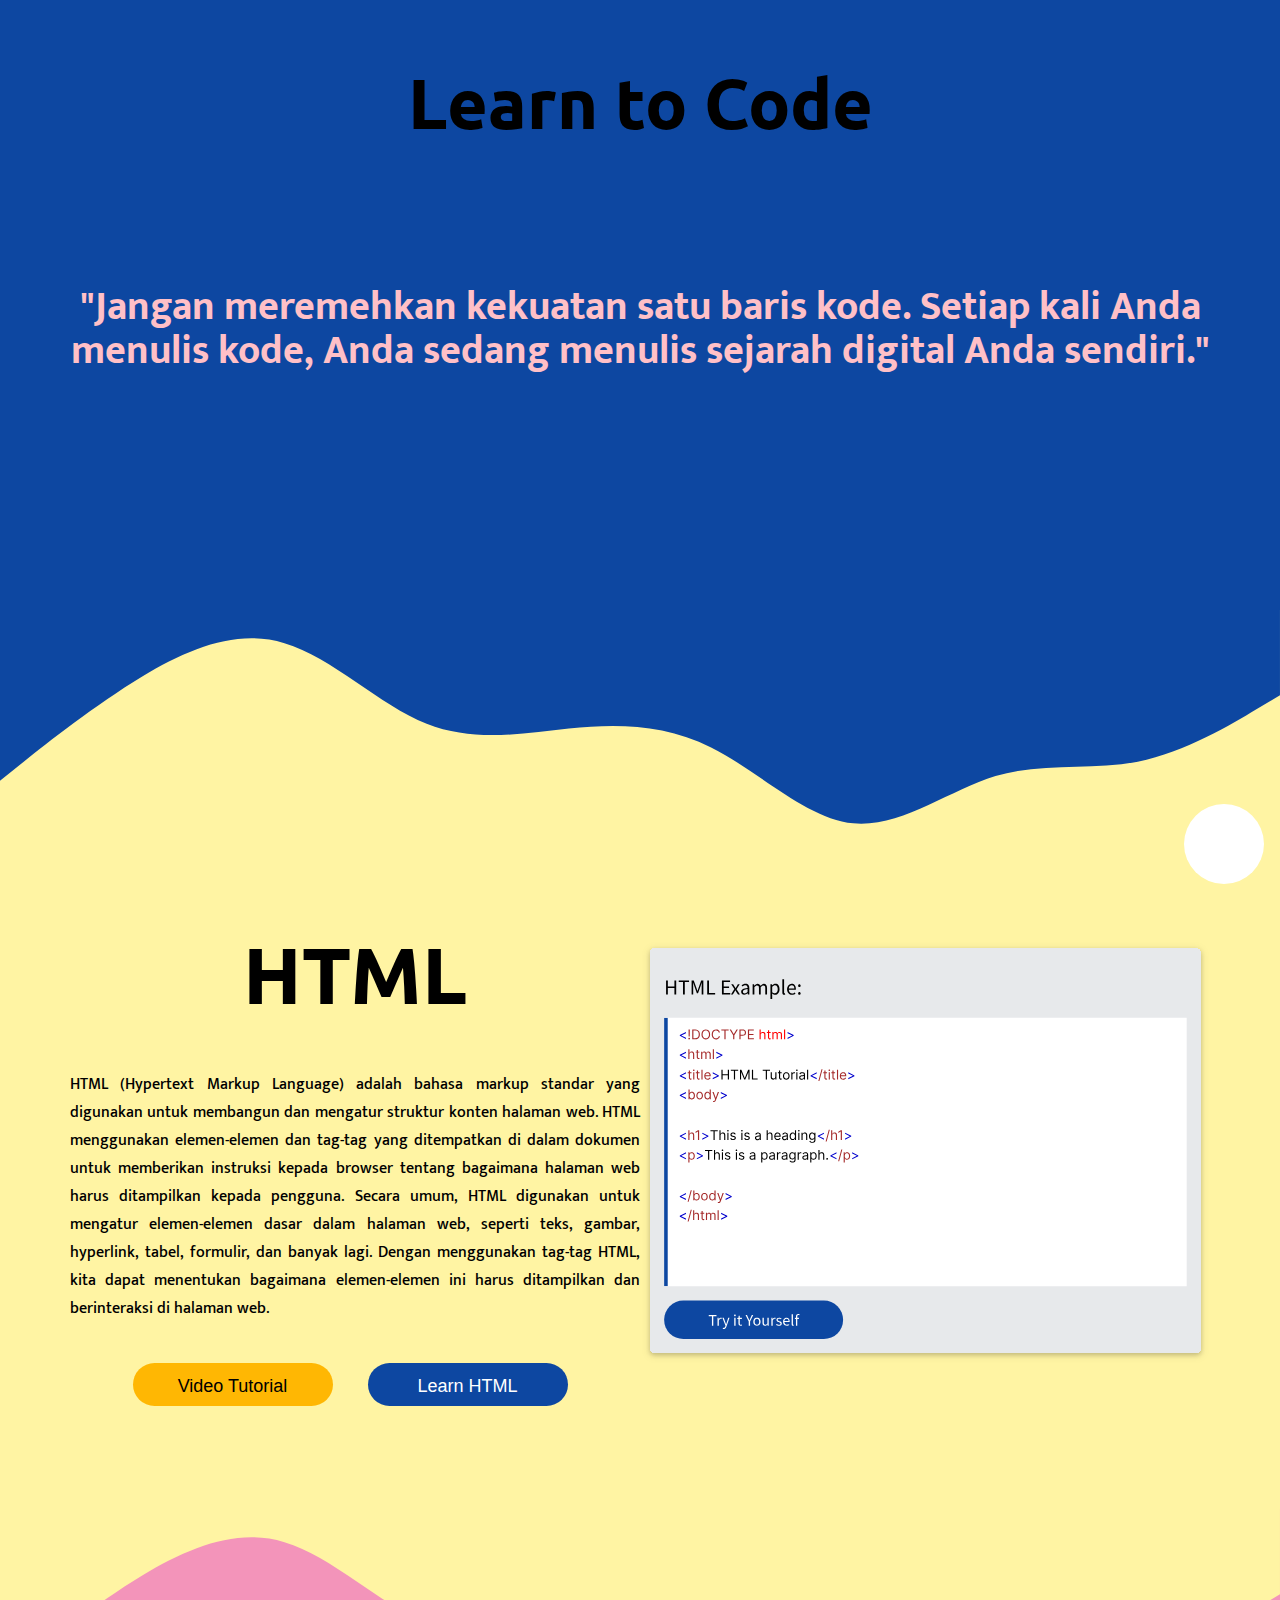
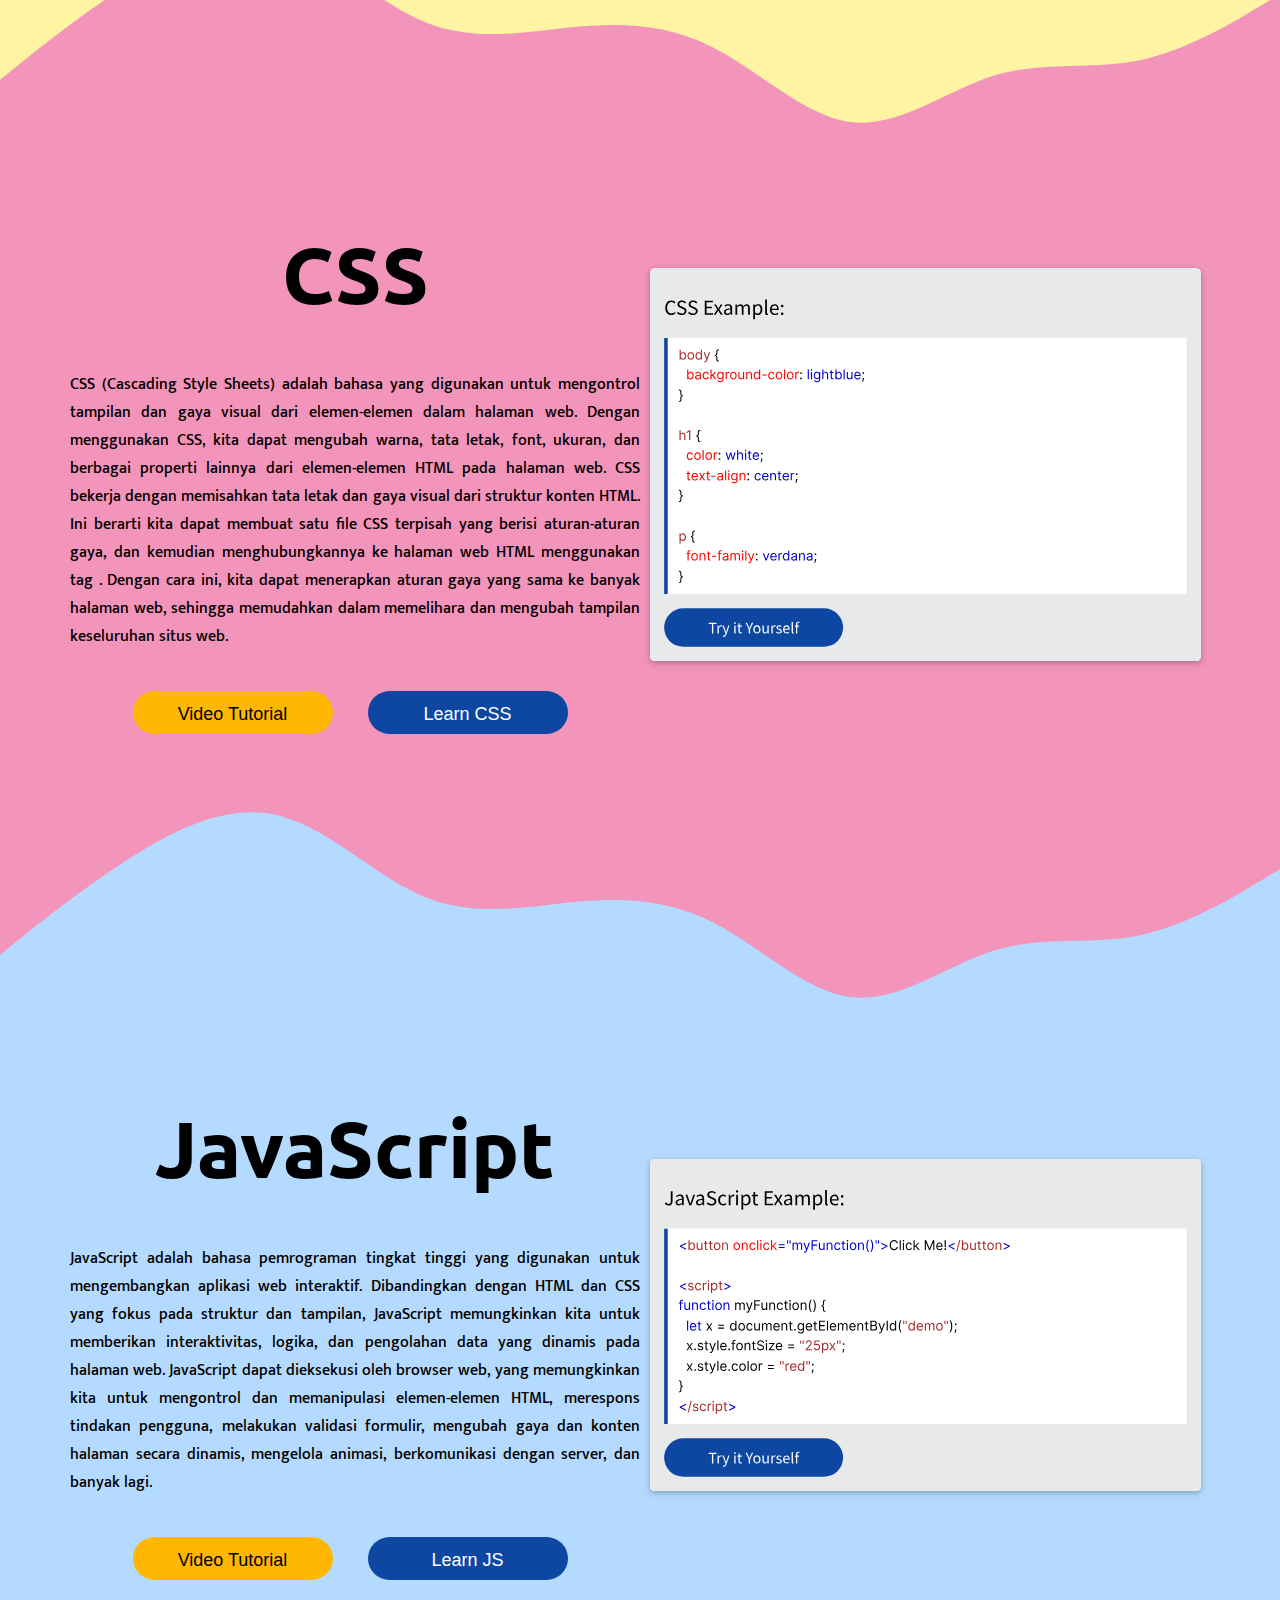
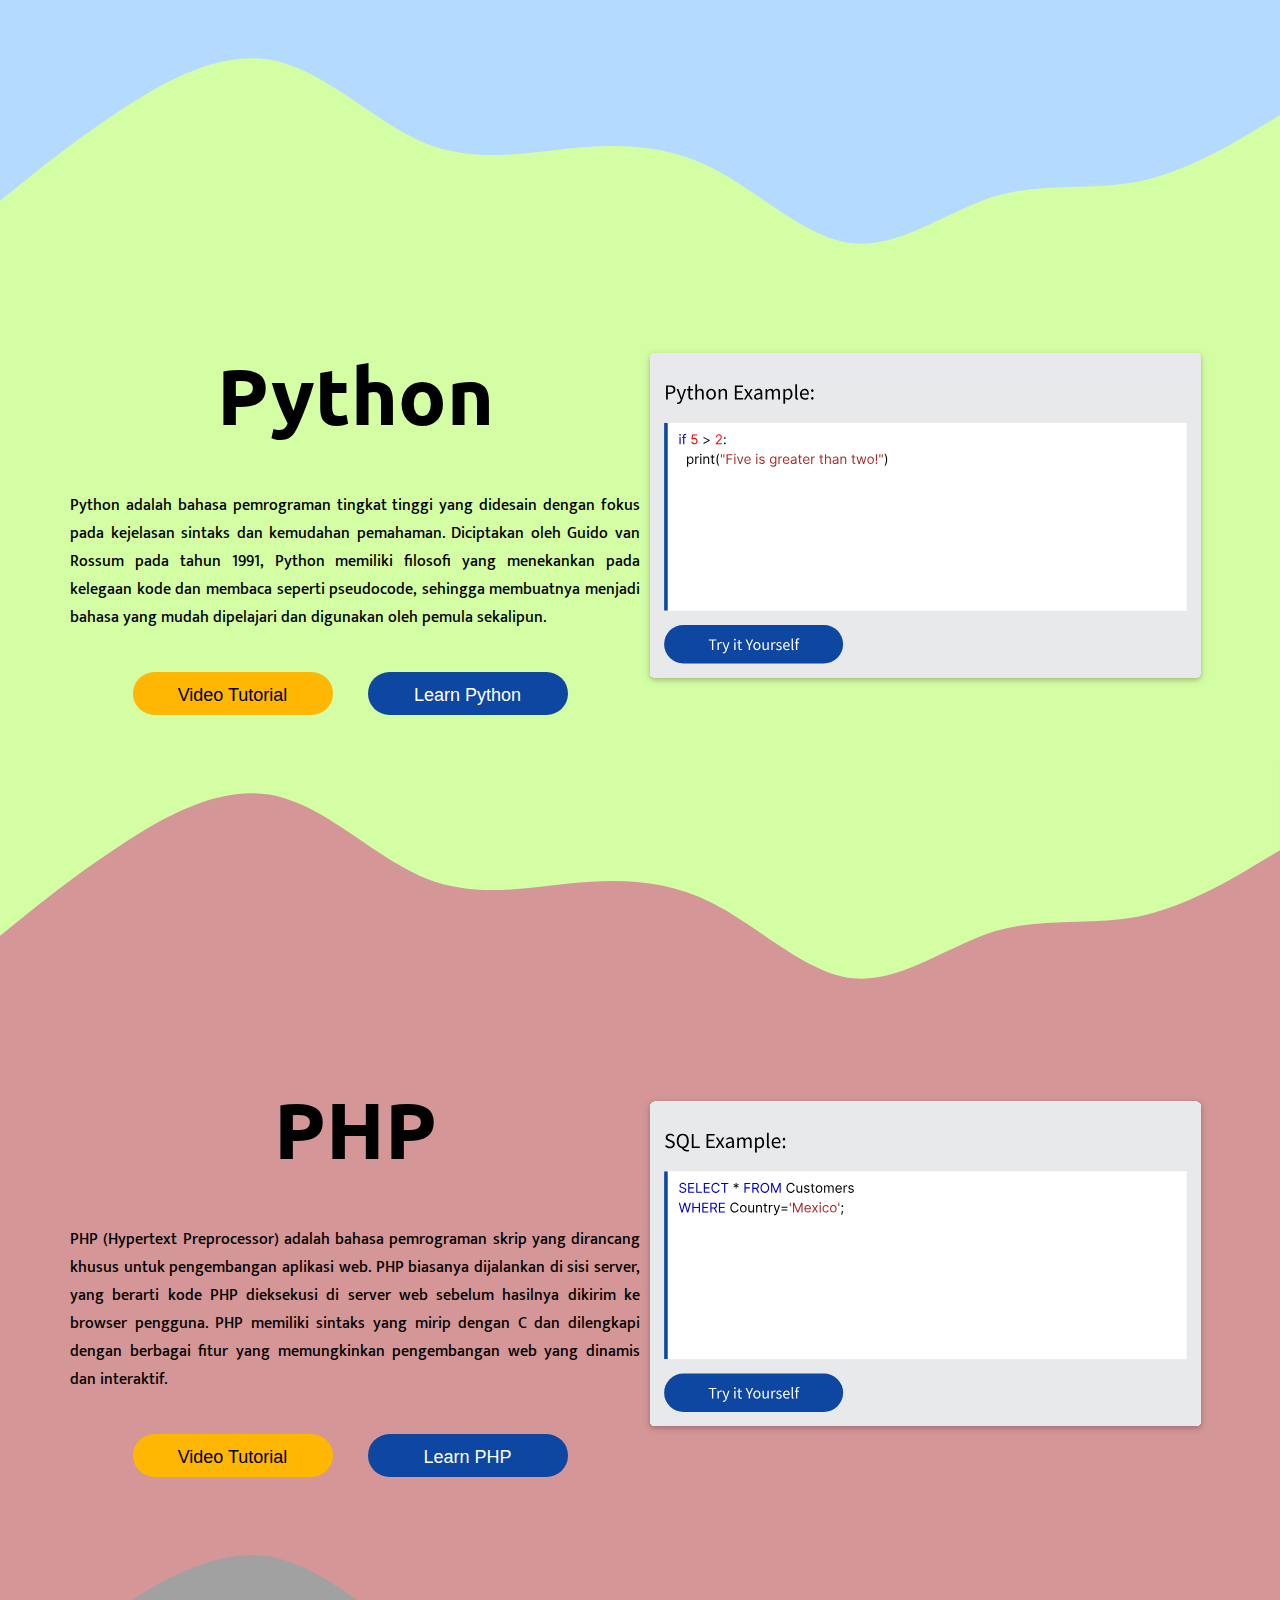
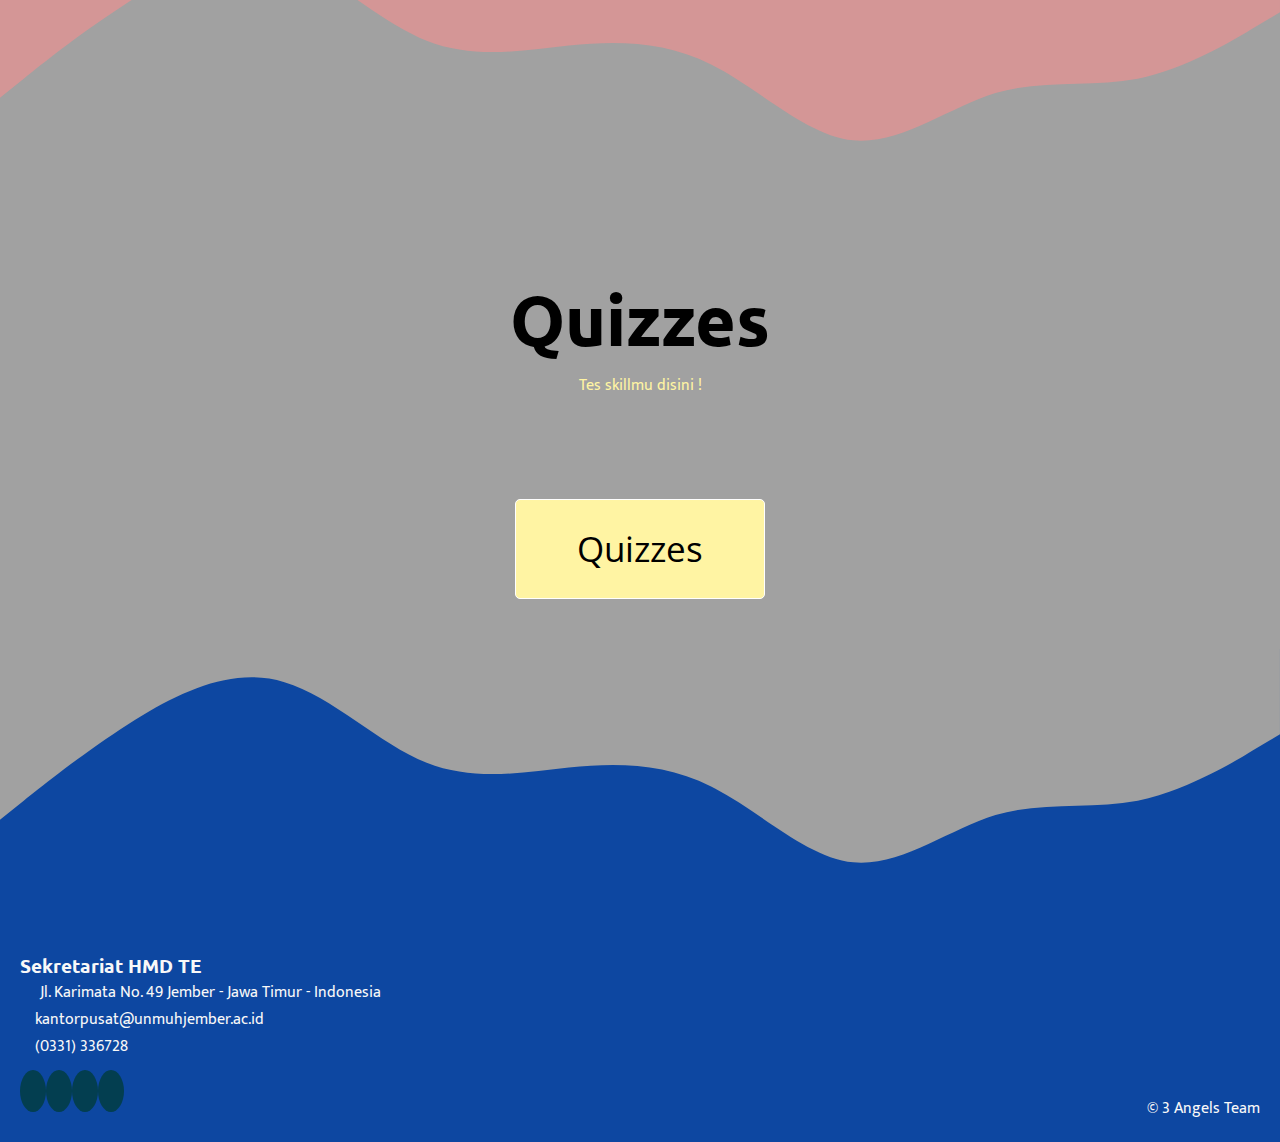
<file: bahasa.html>
<!DOCTYPE html>
<html lang="en">

<head>
  <meta charset="UTF-8">
  <meta http-equiv="X-UA-Compatible" content="IE=edge">
  <meta name="viewport" content="width=device-width, initial-scale=1.0">
  <title>TI</title>
  <link rel="icon" type="image/svg+xml"
    href="data:image/svg+xml,<svg xmlns=%22http://www.w3.org/2000/svg%22 width=%22256%22 height=%22256%22 viewBox=%220 0 100 100%22><rect width=%22100%22 height=%22100%22 rx=%2250%22 fill=%22%232da6ff%22></rect><path d=%22M60.80 22.73L60.80 22.73Q61.25 23.45 61.65 24.66Q62.06 25.88 62.06 27.32L62.06 27.32Q62.06 29.75 60.93 31.01Q59.81 32.27 57.83 32.27L57.83 32.27L45.41 32.27L45.41 77.27Q44.69 77.45 43.16 77.72Q41.63 77.99 40.01 77.99L40.01 77.99Q36.59 77.99 35.15 76.73Q33.71 75.47 33.71 72.50L33.71 72.50L33.71 32.27L18.59 32.27Q18.14 31.46 17.73 30.29Q17.33 29.12 17.33 27.68L17.33 27.68Q17.33 25.16 18.45 23.95Q19.58 22.73 21.56 22.73L21.56 22.73L60.80 22.73ZM77.27 77.99L77.27 77.99Q73.85 77.99 72.41 76.73Q70.97 75.47 70.97 72.50L70.97 72.50L70.97 22.73Q71.78 22.55 73.31 22.28Q74.84 22.01 76.37 22.01L76.37 22.01Q79.61 22.01 81.14 23.18Q82.67 24.35 82.67 27.50L82.67 27.50L82.67 77.27Q81.86 77.45 80.38 77.72Q78.89 77.99 77.27 77.99Z%22 fill=%22%23fff%22></path></svg>" />
  <link rel="stylesheet" href="slider.css">
  <link rel="stylesheet" href="responsif.css">
  <link rel="stylesheet" href="style.css">
  <link rel="icon" type="image/svg+xml"
  href="data:image/svg+xml,<svg xmlns=%22http://www.w3.org/2000/svg%22 width=%22256%22 height=%22256%22 viewBox=%220 0 100 100%22><rect width=%22100%22 height=%22100%22 rx=%2250%22 fill=%22%232da6ff%22></rect><path d=%22M60.80 22.73L60.80 22.73Q61.25 23.45 61.65 24.66Q62.06 25.88 62.06 27.32L62.06 27.32Q62.06 29.75 60.93 31.01Q59.81 32.27 57.83 32.27L57.83 32.27L45.41 32.27L45.41 77.27Q44.69 77.45 43.16 77.72Q41.63 77.99 40.01 77.99L40.01 77.99Q36.59 77.99 35.15 76.73Q33.71 75.47 33.71 72.50L33.71 72.50L33.71 32.27L18.59 32.27Q18.14 31.46 17.73 30.29Q17.33 29.12 17.33 27.68L17.33 27.68Q17.33 25.16 18.45 23.95Q19.58 22.73 21.56 22.73L21.56 22.73L60.80 22.73ZM77.27 77.99L77.27 77.99Q73.85 77.99 72.41 76.73Q70.97 75.47 70.97 72.50L70.97 72.50L70.97 22.73Q71.78 22.55 73.31 22.28Q74.84 22.01 76.37 22.01L76.37 22.01Q79.61 22.01 81.14 23.18Q82.67 24.35 82.67 27.50L82.67 27.50L82.67 77.27Q81.86 77.45 80.38 77.72Q78.89 77.99 77.27 77.99Z%22 fill=%22%23fff%22></path></svg>" />
  <link rel="stylesheet" href="https://cdnjs.cloudflare.com/ajax/libs/font-awesome/6.4.0/css/all.min.css"
  integrity="sha512-iecdLmaskl7CVkqkXNQ/ZH/XLlvWZOJyj7Yy7tcenmpD1ypASozpmT/E0iPtmFIB46ZmdtAc9eNBvH0H/ZpiBw=="
  crossorigin="anonymous" referrerpolicy="no-referrer" /> 
  <link rel="preconnect" href="https://fonts.googleapis.com">
  <link rel="preconnect" href="https://fonts.gstatic.com" crossorigin>
  <link href="https://fonts.googleapis.com/css2?family=Mukta:wght@500&display=swap" rel="stylesheet">
  </head>

<body>
<a href="index.html">
  <div class="back-button-container">
    <i class="fas fa-arrow-left"></i>
  </div></a>
  <!-- SECTION 1-->
  <section style="background-color: #0D47A1; width: 100%; min-height: 610px;">
    <div class="inventory">
      <div class="wor">
        <div class="good-md-12">
          <h1 class="learn">Learn to Code</h1>
          <p class="look">"Jangan meremehkan kekuatan satu baris kode. Setiap kali Anda menulis kode, Anda
            sedang menulis sejarah digital Anda sendiri."</p>
        </div>
      </div>
    </div>
  </section>
  <!-- SECTION 1 END-->

  <!-- SECTION 2 -->
  <section style=" background-color: #fff4a3; width: 100%; min-height: 610px;">
    <svg xmlns="http://www.w3.org/2000/svg" viewBox="0 0 1440 320"><path fill="#0D47A1" fill-opacity="1" d="M0,192L26.7,170.7C53.3,149,107,107,160,74.7C213.3,43,267,21,320,37.3C373.3,53,427,107,480,128C533.3,149,587,139,640,133.3C693.3,128,747,128,800,154.7C853.3,181,907,235,960,240C1013.3,245,1067,203,1120,186.7C1173.3,171,1227,181,1280,170.7C1333.3,160,1387,128,1413,112L1440,96L1440,0L1413.3,0C1386.7,0,1333,0,1280,0C1226.7,0,1173,0,1120,0C1066.7,0,1013,0,960,0C906.7,0,853,0,800,0C746.7,0,693,0,640,0C586.7,0,533,0,480,0C426.7,0,373,0,320,0C266.7,0,213,0,160,0C106.7,0,53,0,27,0L0,0Z"></path></svg>
    <div class="inventory" style=" width: 100%; min-height: 610px;">
      <div class="wor">
        <div class="good-md-6">
          <h1 class="nama-bahasa">HTML</h1><br>
          <p class="penjelasan">HTML (Hypertext Markup Language) adalah bahasa markup standar yang digunakan untuk
            membangun dan mengatur struktur konten halaman web. HTML menggunakan elemen-elemen dan tag-tag
            yang ditempatkan di dalam dokumen untuk memberikan instruksi kepada browser tentang bagaimana
            halaman web harus ditampilkan kepada pengguna.
            Secara umum, HTML digunakan untuk mengatur elemen-elemen dasar dalam halaman web, seperti teks,
            gambar, hyperlink, tabel, formulir, dan banyak lagi. Dengan menggunakan tag-tag HTML, kita dapat
            menentukan bagaimana elemen-elemen ini harus ditampilkan dan berinteraksi di halaman web.</p>
          <div class="satu">
            <button class="dua">Video Tutorial</button>
            <button class="tiga">Learn HTML</button>
          </div>
        </div>
        <div class="good-md-6">
          <img src="assets/img/div.w3-hide-small.svg" class="gambar-bahasa">
        </div>
      </div>
    </div>
  </section>

  <!-- SECTION 2 END-->
  
  <!-- SECTION 3 -->
  <section style="background-color: #f394ba; width: 100%; min-height: 610px;">
    <svg xmlns="http://www.w3.org/2000/svg" viewBox="0 0 1440 320"><path fill="#fff4a3" fill-opacity="1" d="M0,192L26.7,170.7C53.3,149,107,107,160,74.7C213.3,43,267,21,320,37.3C373.3,53,427,107,480,128C533.3,149,587,139,640,133.3C693.3,128,747,128,800,154.7C853.3,181,907,235,960,240C1013.3,245,1067,203,1120,186.7C1173.3,171,1227,181,1280,170.7C1333.3,160,1387,128,1413,112L1440,96L1440,0L1413.3,0C1386.7,0,1333,0,1280,0C1226.7,0,1173,0,1120,0C1066.7,0,1013,0,960,0C906.7,0,853,0,800,0C746.7,0,693,0,640,0C586.7,0,533,0,480,0C426.7,0,373,0,320,0C266.7,0,213,0,160,0C106.7,0,53,0,27,0L0,0Z"></path></svg>
    <div class="inventory" style="padding-bottom: 50px;">
      <div class="wor">
        <div class="good-md-6">
          <h1 class="nama-bahasa">CSS</h1><br>
          <p class="penjelasan">CSS (Cascading Style Sheets) adalah bahasa yang
            digunakan untuk mengontrol tampilan dan gaya visual dari elemen-elemen dalam halaman web. Dengan
            menggunakan CSS, kita dapat mengubah warna, tata letak, font, ukuran, dan berbagai properti
            lainnya dari elemen-elemen HTML pada halaman web.
            CSS bekerja dengan memisahkan tata letak dan gaya visual dari struktur konten HTML. Ini berarti
            kita dapat membuat satu file CSS terpisah yang berisi aturan-aturan gaya, dan kemudian
            menghubungkannya ke halaman web HTML menggunakan tag
            <link>. Dengan cara ini, kita dapat menerapkan aturan gaya yang sama ke banyak halaman web,
            sehingga memudahkan dalam memelihara dan mengubah tampilan keseluruhan situs web.
          </p>
          <div class="satu">
            <button class="dua">Video Tutorial</button>
            <button class="tiga">Learn CSS</button>
          </div>
        </div>
        <div class="good-md-6">
          <img src="assets/img/div.w3-hide-small (1).svg" class="gambar-bahasa">
        </div>
      </div>
    </div>
  </section>
  <!-- SECTION 3 END -->

  <!-- SECTION 4 -->
  <section style="background-color: #B5DAFF; width: 100%; min-height: 610px;">
    <svg xmlns="http://www.w3.org/2000/svg" viewBox="0 0 1440 320"><path fill="#f394ba" fill-opacity="1" d="M0,192L26.7,170.7C53.3,149,107,107,160,74.7C213.3,43,267,21,320,37.3C373.3,53,427,107,480,128C533.3,149,587,139,640,133.3C693.3,128,747,128,800,154.7C853.3,181,907,235,960,240C1013.3,245,1067,203,1120,186.7C1173.3,171,1227,181,1280,170.7C1333.3,160,1387,128,1413,112L1440,96L1440,0L1413.3,0C1386.7,0,1333,0,1280,0C1226.7,0,1173,0,1120,0C1066.7,0,1013,0,960,0C906.7,0,853,0,800,0C746.7,0,693,0,640,0C586.7,0,533,0,480,0C426.7,0,373,0,320,0C266.7,0,213,0,160,0C106.7,0,53,0,27,0L0,0Z"></path></svg>
    <div class="inventory" style="padding-bottom: 50px;">
      <div class="wor">
        <div class="good-md-6">
          <h1 class="nama-bahasa">JavaScript</h1><br>
          <p class="penjelasan">JavaScript adalah bahasa pemrograman tingkat tinggi yang digunakan untuk
            mengembangkan aplikasi web interaktif. Dibandingkan dengan HTML dan CSS yang fokus pada struktur
            dan tampilan, JavaScript memungkinkan kita untuk memberikan interaktivitas, logika, dan
            pengolahan data yang dinamis pada halaman web.
            JavaScript dapat dieksekusi oleh browser web, yang memungkinkan kita untuk mengontrol dan
            memanipulasi elemen-elemen HTML, merespons tindakan pengguna, melakukan validasi formulir,
            mengubah gaya dan konten halaman secara dinamis, mengelola animasi, berkomunikasi dengan server,
            dan banyak lagi.</p>
          <div class="satu">
            <button class="dua">Video Tutorial</button>
            <button class="tiga">Learn JS</button>
          </div>
        </div>
        <div class="good-md-6">
          <img src="assets/img/div.w3-hide-small (2).svg" class="gambar-bahasa">
        </div>
      </div>
    </div>
  </section>
  <!-- SECTION 4 END -->

  <!-- SECTION 5 -->
  <section style="background-color: #d4fea3; width: 100%; min-height: 610px;">
    <svg xmlns="http://www.w3.org/2000/svg" viewBox="0 0 1440 320"><path fill="#B5DAFF" fill-opacity="1" d="M0,192L26.7,170.7C53.3,149,107,107,160,74.7C213.3,43,267,21,320,37.3C373.3,53,427,107,480,128C533.3,149,587,139,640,133.3C693.3,128,747,128,800,154.7C853.3,181,907,235,960,240C1013.3,245,1067,203,1120,186.7C1173.3,171,1227,181,1280,170.7C1333.3,160,1387,128,1413,112L1440,96L1440,0L1413.3,0C1386.7,0,1333,0,1280,0C1226.7,0,1173,0,1120,0C1066.7,0,1013,0,960,0C906.7,0,853,0,800,0C746.7,0,693,0,640,0C586.7,0,533,0,480,0C426.7,0,373,0,320,0C266.7,0,213,0,160,0C106.7,0,53,0,27,0L0,0Z"></path></svg>
    <div class="inventory" style="padding-bottom: 50px;">
      <div class="wor">
        <div class="good-md-6">
          <h1 class="nama-bahasa">Python</h1><br>
          <p class="penjelasan">Python adalah bahasa pemrograman tingkat tinggi
            yang didesain dengan fokus pada kejelasan sintaks dan kemudahan pemahaman. Diciptakan oleh Guido
            van Rossum pada tahun 1991, Python memiliki filosofi yang menekankan pada kelegaan kode dan
            membaca seperti pseudocode, sehingga membuatnya menjadi bahasa yang mudah dipelajari dan
            digunakan oleh pemula sekalipun.</p>
          <div class="satu">
            <button class="dua">Video Tutorial</button>
            <button class="tiga">Learn Python</button>
          </div>
        </div>
        <div class="good-md-6">
          <img src="assets/img/div.w3-hide-small (3).svg" class="gambar-bahasa">
        </div>
      </div>
    </div>
  </section>
  <!-- SECTION 5 END -->

  <!-- SECTION 6 -->
  <section style="background-color: #d49696; width: 100%; min-height: 610px;">
    <svg xmlns="http://www.w3.org/2000/svg" viewBox="0 0 1440 320"><path fill="#d4fea3" fill-opacity="1" d="M0,192L26.7,170.7C53.3,149,107,107,160,74.7C213.3,43,267,21,320,37.3C373.3,53,427,107,480,128C533.3,149,587,139,640,133.3C693.3,128,747,128,800,154.7C853.3,181,907,235,960,240C1013.3,245,1067,203,1120,186.7C1173.3,171,1227,181,1280,170.7C1333.3,160,1387,128,1413,112L1440,96L1440,0L1413.3,0C1386.7,0,1333,0,1280,0C1226.7,0,1173,0,1120,0C1066.7,0,1013,0,960,0C906.7,0,853,0,800,0C746.7,0,693,0,640,0C586.7,0,533,0,480,0C426.7,0,373,0,320,0C266.7,0,213,0,160,0C106.7,0,53,0,27,0L0,0Z"></path></svg>
    <div class="inventory" style="padding-bottom: 50px;">
      <div class="wor">
        <div class="good-md-6">
          <h1 class="nama-bahasa">PHP</h1><br>
          <p class="penjelasan">PHP (Hypertext Preprocessor) adalah bahasa
            pemrograman skrip yang dirancang khusus untuk pengembangan aplikasi web. PHP biasanya dijalankan
            di sisi server, yang berarti kode PHP dieksekusi di server web sebelum hasilnya dikirim ke
            browser pengguna.
            PHP memiliki sintaks yang mirip dengan C dan dilengkapi dengan berbagai fitur yang memungkinkan
            pengembangan web yang dinamis dan interaktif.</p>
          <div class="satu">
            <button class="dua">Video Tutorial</button>
            <button class="tiga">Learn PHP</button>
          </div>
        </div>
        <div class="good-md-6">
          <img src="assets/img/div.w3-hide-small (4).svg" class="gambar-bahasa">
        </div>
      </div>
    </div>
  </section>
  <!-- SECTION 6 END -->

  <!-- SECTION 7 -->
  <section style="background-color: #a1a1a1; width: 100%; min-height: 610px;">
    <svg xmlns="http://www.w3.org/2000/svg" viewBox="0 0 1440 320"><path fill="#d49696" fill-opacity="1" d="M0,192L26.7,170.7C53.3,149,107,107,160,74.7C213.3,43,267,21,320,37.3C373.3,53,427,107,480,128C533.3,149,587,139,640,133.3C693.3,128,747,128,800,154.7C853.3,181,907,235,960,240C1013.3,245,1067,203,1120,186.7C1173.3,171,1227,181,1280,170.7C1333.3,160,1387,128,1413,112L1440,96L1440,0L1413.3,0C1386.7,0,1333,0,1280,0C1226.7,0,1173,0,1120,0C1066.7,0,1013,0,960,0C906.7,0,853,0,800,0C746.7,0,693,0,640,0C586.7,0,533,0,480,0C426.7,0,373,0,320,0C266.7,0,213,0,160,0C106.7,0,53,0,27,0L0,0Z"></path></svg>
    <div class="inventory" style="padding-bottom: 50px;">
      <div class="wor">
        <div class="good-md-12">
          <h1 class="learn">Quizzes</h1>
          <p style="color: #fff4a3;; text-align: center;">Tes skillmu disini !</p>
          <div style="display: flex; justify-content: center; align-items: center;">
            <a href="quiz.html" class="quiz-button">Quizzes</a>
          </div>
        </div>
      </div>
    </div>
  </section>
  
  <!-- SECTION 7 END-->

  <!-- footer -->
  <section style="background-color: #0D47A1;">
    <svg xmlns="http://www.w3.org/2000/svg" viewBox="0 0 1440 320">
      <path fill="#a1a1a1" fill-opacity="1" d="M0,192L26.7,170.7C53.3,149,107,107,160,74.7C213.3,43,267,21,320,37.3C373.3,53,427,107,480,128C533.3,149,587,139,640,133.3C693.3,128,747,128,800,
      154.7C853.3,181,907,235,960,240C1013.3,245,1067,203,1120,186.7C1173.3,171,1227,181,1280,170.7C1333.3,160,1387,128,1413,112L1440,96L1440,0L1413.3,0C1386.7,0,1333,0,1280,0C1226.7,0,1173,0,
      1120,0C1066.7,0,1013,0,960,0C906.7,0,853,0,800,0C746.7,0,693,0,640,0C586.7,0,533,0,480,0C426.7,0,373,0,320,0C266.7,0,213,0,160,0C106.7,0,53,0,27,0L0,0Z"></path>
    </svg>
  <footer style="background-color: #0d47a1; margin-top: -5px; padding: 20px; color: #f8f8f8;">
    
    <div class="inventory-fluid">
      <div class="wor" style="display: flex; justify-content: space-between; align-items: end; flex-direction: row;">
        <div class="good-md-4">
          <h3>Sekretariat HMD TE</h3>

          <div class="alamat icon">
            <i class="fas fa-map-marker-alt"></i>
            <p>Jl. Karimata No. 49 Jember - Jawa Timur - Indonesia</p>
          </div>
          <!-- email -->
          <div class="email icon">
            <i class="fas fa-envelope"></i>
            <p>kantorpusat@unmuhjember.ac.id</p>
          </div>
          <!-- telp -->
          <div class="telp icon">
            <i class="fas fa-phone-alt"></i>
            <p>(0331) 336728</p>
          </div>
          <!-- sosmed -->
          <div class="sosmed">
            <a href="https://www.instagram.com/unmuhjember_ofc/" target="_blank"><i class="fab fa-instagram"></i></a>
            <a href="https://www.facebook.com/profile.php?id=100012524498447" target="_blank"><i class="fab fa-facebook"></i></a>
            <a href="https://twitter.com/unmuhjember_ofc?lang=en" target="_blank"><i class="fab fa-twitter"></i></a>
            <a href="https://www.youtube.com/channel/UCleKMJMJhS_3HwgSLW0Ywfw" target="_blank"><i
                class="fab fa-youtube"></i></a>
          </div>
        </div>
        <div class="good-md-4">
          <!-- copyright -->
          <p style="text-align: end;">&copy 3 Angels Team</p>
        </div>
      </div>
    </div>
  </footer>
</section>
  <!-- footer end -->
  <script src="script.js"></script>
</body>

</html>
</file>
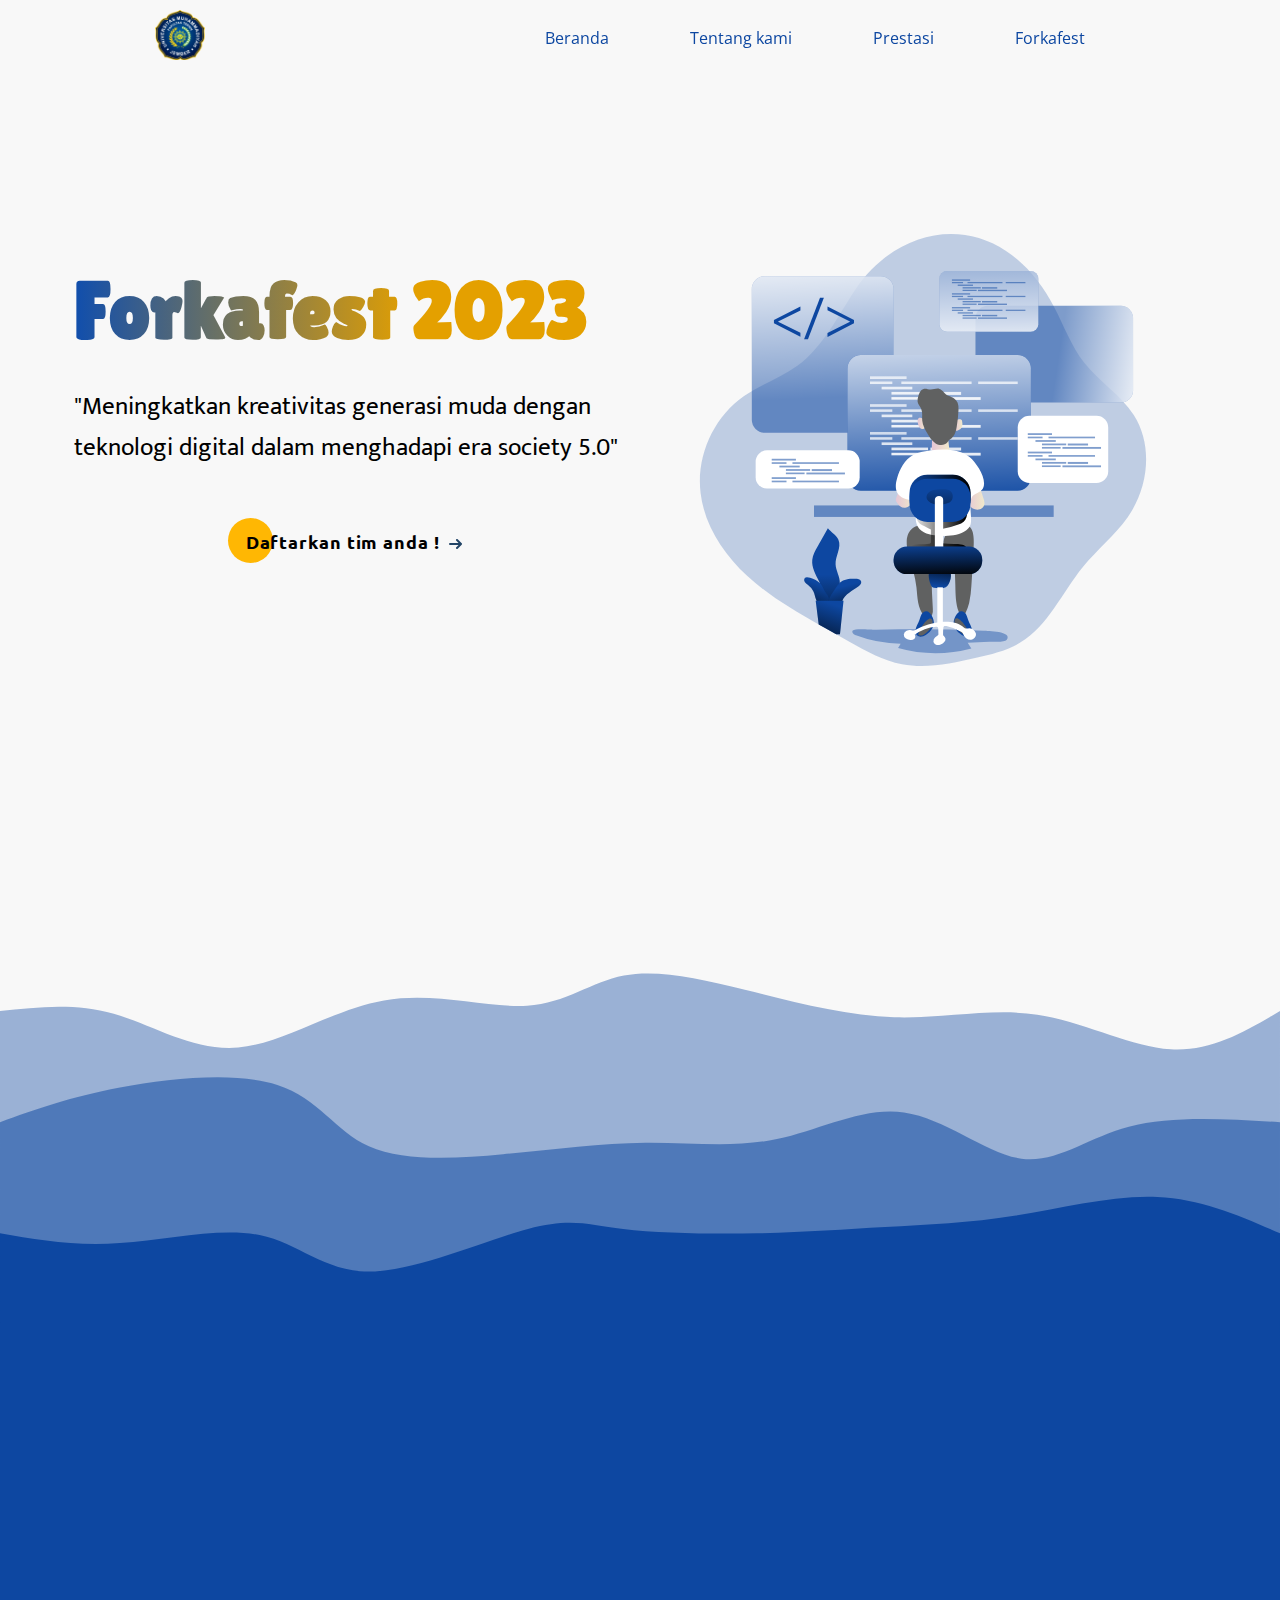
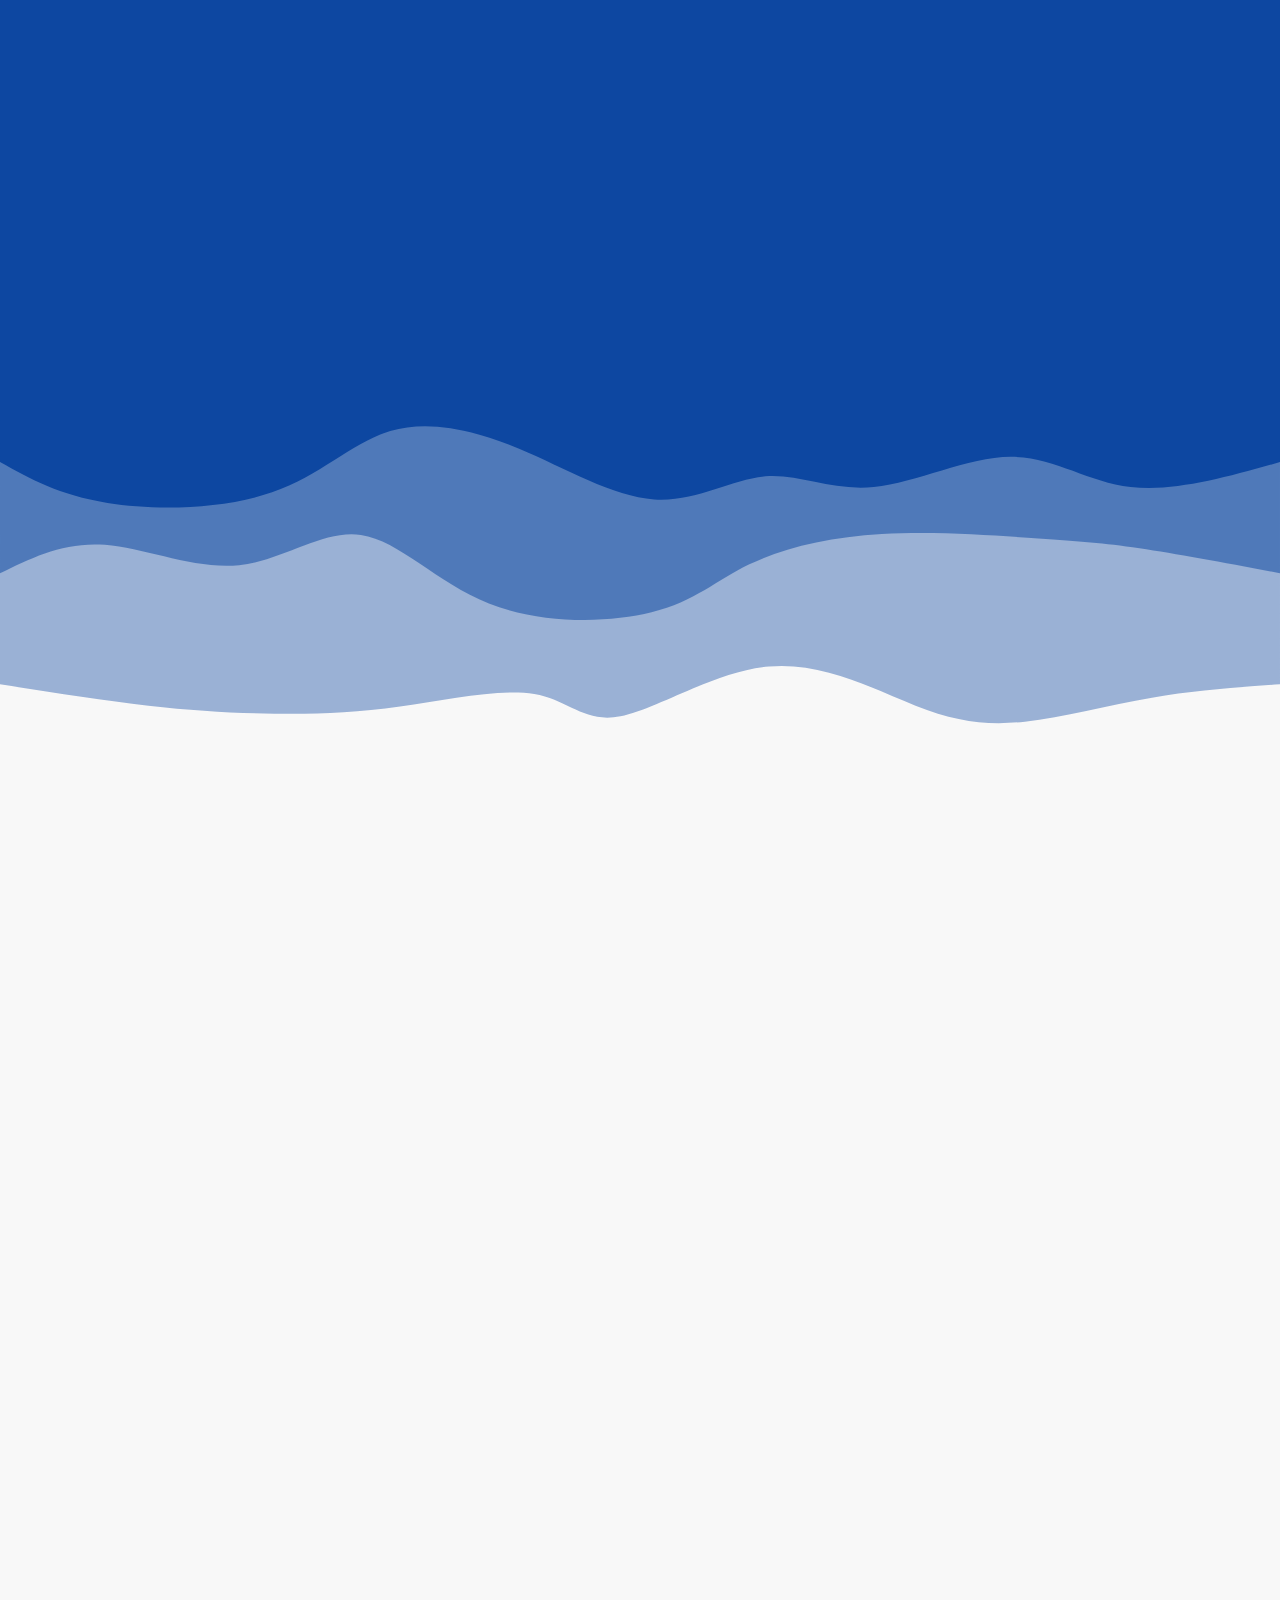
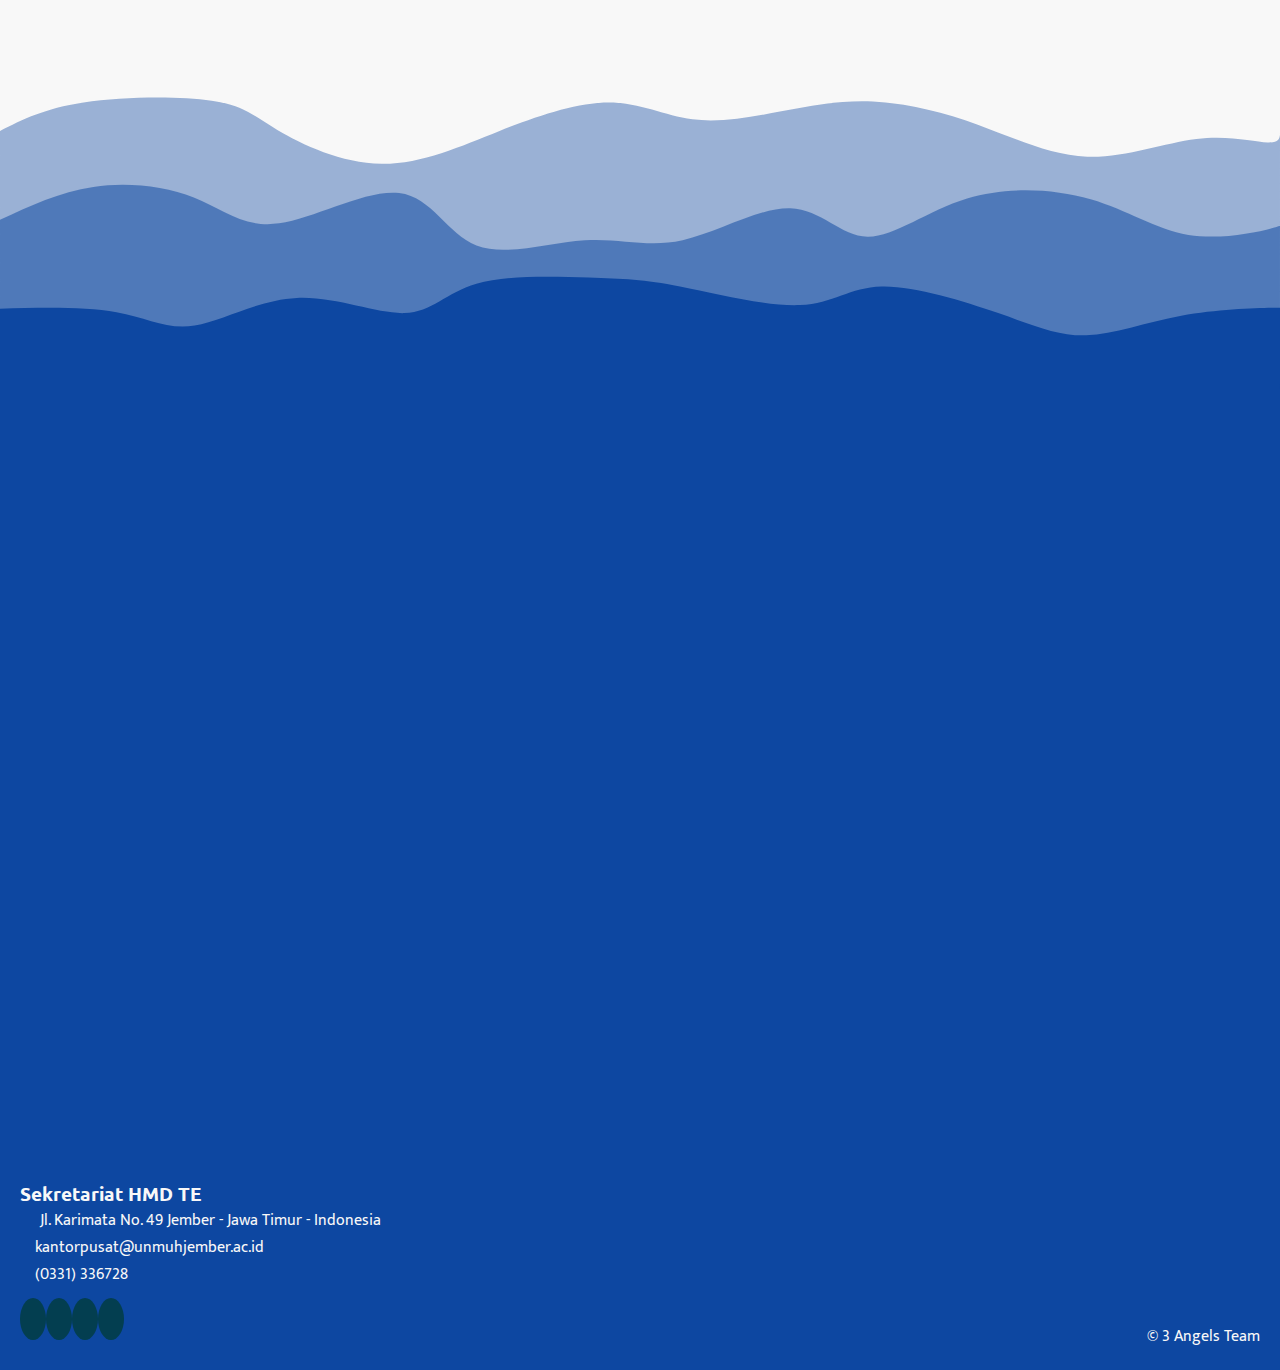
<file: forkafest.html>
<!DOCTYPE html>
<html lang="en">

<head>
  <meta charset="UTF-8">
  <meta http-equiv="X-UA-Compatible" content="IE=edge">
  <meta name="viewport" content="width=device-width, initial-scale=1.0">
  <title>TI</title>
  <link rel="icon" type="image/svg+xml"
    href="data:image/svg+xml,<svg xmlns=%22http://www.w3.org/2000/svg%22 width=%22256%22 height=%22256%22 viewBox=%220 0 100 100%22><rect width=%22100%22 height=%22100%22 rx=%2250%22 fill=%22%232da6ff%22></rect><path d=%22M60.80 22.73L60.80 22.73Q61.25 23.45 61.65 24.66Q62.06 25.88 62.06 27.32L62.06 27.32Q62.06 29.75 60.93 31.01Q59.81 32.27 57.83 32.27L57.83 32.27L45.41 32.27L45.41 77.27Q44.69 77.45 43.16 77.72Q41.63 77.99 40.01 77.99L40.01 77.99Q36.59 77.99 35.15 76.73Q33.71 75.47 33.71 72.50L33.71 72.50L33.71 32.27L18.59 32.27Q18.14 31.46 17.73 30.29Q17.33 29.12 17.33 27.68L17.33 27.68Q17.33 25.16 18.45 23.95Q19.58 22.73 21.56 22.73L21.56 22.73L60.80 22.73ZM77.27 77.99L77.27 77.99Q73.85 77.99 72.41 76.73Q70.97 75.47 70.97 72.50L70.97 72.50L70.97 22.73Q71.78 22.55 73.31 22.28Q74.84 22.01 76.37 22.01L76.37 22.01Q79.61 22.01 81.14 23.18Q82.67 24.35 82.67 27.50L82.67 27.50L82.67 77.27Q81.86 77.45 80.38 77.72Q78.89 77.99 77.27 77.99Z%22 fill=%22%23fff%22></path></svg>" />
  <link rel="stylesheet" href="https://cdnjs.cloudflare.com/ajax/libs/font-awesome/6.4.0/css/all.min.css"
    integrity="sha512-iecdLmaskl7CVkqkXNQ/ZH/XLlvWZOJyj7Yy7tcenmpD1ypASozpmT/E0iPtmFIB46ZmdtAc9eNBvH0H/ZpiBw=="
    crossorigin="anonymous" referrerpolicy="no-referrer" />
  <link rel="stylesheet" href="style.css">
  <link rel="stylesheet" href="responsif.css">
  <link rel="stylesheet" href="slider.css">
  <link rel="preconnect" href="https://fonts.googleapis.com">
  <link rel="preconnect" href="https://fonts.gstatic.com" crossorigin>
  <link href="https://fonts.googleapis.com/css2?family=Lilita+One&display=swap" rel="stylesheet">
  <link rel="preconnect" href="https://fonts.googleapis.com">
  <link rel="preconnect" href="https://fonts.gstatic.com" crossorigin>
  <link href="https://fonts.googleapis.com/css2?family=Mukta:wght@500&display=swap" rel="stylesheet">
  <!-- font -->

  <style>
    body::-webkit-scrollbar {
      width: 0.5em;
    }

    body::-webkit-scrollbar-track {
      background: #242424;
      -webkit-box-shadow: inset 0 0 6px rgba(255, 255, 255, 0.3);
    }

    body::-webkit-scrollbar-thumb {
      background-color: #846c5b;
    }

    .scrolled {
      background-color: #f8f8f8;
      width: auto;
      margin: 5px 20px 0 20px !important;
      border-radius: 40px;
      box-shadow: 0 2px 4px rgba(0, 0, 0, 0.2) !important;
      transition: all 0.5s ease-in-out;
    }
  </style>
</head>

<body>
  <!-- NAVBAR -->
  <nav class="navbar" style="z-index: 999;">
    <div class="logo" style="margin-right: 30px;">
      <img src="assets/img/teknik.png" style="height: 50px; width: 50px;">
    </div>
    <ul class="nav-links">
      <li><a href="index.html" style="color: #0d47a1;">Beranda</a></li>
      <li><a href="profil.html" style="color: #0d47a1;">Tentang kami</a></li>
      <li><a href="prestasi.html" style="color: #0d47a1;">Prestasi</a></li>
      <li><a href="forkafest.html" style="color: #0d47a1;">Forkafest</a></li>
    </ul>
    <div class="burger">
      <div class="line"></div>
      <div class="line"></div>
      <div class="line"></div>
    </div>
  </nav>
  <!-- NAVBAR -->

  <!-- SECTION 1 -->
  <main>
    <section class="about" style="background-color: #f8f8f8 !important;">
      <div class="inventory-fluid"
        style="min-height: 100vh; display: flex; justify-content: center; align-items: center;">
        <div class="wor" style="width: 90%; padding: 10px; min-height: 100% !important;">
          <div class="good-md-6">
            <h1 class="forkafest">Forkafest 2023</h1>
            <div id="countdown" class="time-content">
            </div>
            <p class="forkafest-sub">"Meningkatkan kreativitas generasi muda dengan teknologi digital dalam menghadapi
              era society 5.0"</p>
            <div style="text-align: center; margin-top: 50px;">
              <button class="cta">
                <span><a href="#rangkaian" style="text-decoration: none; color: #000;">Daftarkan tim anda !</a></span>
                <svg viewBox="0 0 13 10" height="10px" width="15px">
                  <path d="M1,5 L11,5"></path>
                  <polyline points="8 1 12 5 8 9"></polyline>
                </svg>
              </button>
            </div>
          </div>
          <div class="good-md-6" style="text-align: center; ">
            <img src="assets/img/forkafest.svg" alt="forkafest" class="image-fluid img-f" style="width: 100%; height: 100%;">
          </div>
        </div>
      </div>
    </section>
    <!-- SECTION 1 END-->

    <svg width="100%" height="100%" id="svg" viewBox="0 0 1440 490" xmlns="http://www.w3.org/2000/svg"
      class="transition duration-300 ease-in-out delay-150">
      <path style="background-color: #0d47a1;"
        d="M 0,500 C 0,500 0,125 0,125 C 42.0908430040445,120.22951968066828 84.181686008089,115.45903936133655 128,128 C 171.818313991911,140.54096063866345 217.3640989716884,170.39336223532212 268,166 C 318.6359010283116,161.60663776467788 374.36191810515743,122.96751169737503 432,113 C 489.63808189484257,103.03248830262497 549.188228607682,121.73659097517778 593,119 C 636.811771392318,116.26340902482222 664.8851674641148,92.08612440191388 702,85 C 739.1148325358852,77.91387559808612 785.2711015358589,87.91891141716671 838,101 C 890.7288984641411,114.08108858283329 950.0304263924502,130.23822992941925 1006,132 C 1061.9695736075498,133.76177007058075 1114.6071928943404,121.12816886515634 1167,129 C 1219.3928071056596,136.87183113484366 1271.5408020301884,165.24909460995534 1317,168 C 1362.4591979698116,170.75090539004466 1401.2295989849058,147.87545269502232 1440,125 C 1440,125 1440,500 1440,500 Z"
        stroke="none" stroke-width="0" fill="#0d47a1" fill-opacity="0.4"
        class="transition-all duration-300 ease-in-out delay-150 path-0"></path>
      <path style="background-color: #0d47a1;"
        d="M 0,500 C 0,500 0,250 0,250 C 39.19044912633164,235.8437838695181 78.38089825266329,221.68756773903618 135,211 C 191.6191017473367,200.31243226096382 265.66685611567846,193.09351291337336 312,208 C 358.33314388432154,222.90648708662664 376.951677284623,259.93838060747044 415,277 C 453.048322715377,294.06161939252956 510.5264347458299,291.1529646567448 566,286 C 621.4735652541701,280.8470353432552 674.9425837320575,273.44976076555025 726,273 C 777.0574162679425,272.55023923444975 825.7032303259402,279.0479922810542 874,269 C 922.2967696740598,258.9520077189458 970.2444949641811,232.35827011023295 1017,239 C 1063.755505035819,245.64172988976705 1109.3187898173358,285.5189272780142 1149,291 C 1188.6812101826642,296.4810727219858 1222.4803457664755,267.5660207777102 1270,255 C 1317.5196542335245,242.4339792222898 1378.7598271167622,246.2169896111449 1440,250 C 1440,250 1440,500 1440,500 Z"
        stroke="none" stroke-width="0" fill="#0d47a1" fill-opacity="0.53"
        class="transition-all duration-300 ease-in-out delay-150 path-1"></path>
      <path style="background-color: #0d47a1;"
        d="M 0,500 C 0,500 0,375 0,375 C 41.794403764307816,382.2990166274551 83.58880752861563,389.59803325491026 135,386 C 186.41119247138437,382.40196674508974 247.43917364984532,367.9068836078141 292,377 C 336.5608263501547,386.0931163921859 364.65449787200305,418.7744323138333 417,418 C 469.34550212799695,417.2255676861667 545.9428348621427,382.9953871368527 594,370 C 642.0571651378573,357.0046128631473 661.5741626794259,365.24401913875596 701,370 C 740.4258373205741,374.75598086124404 799.7605144201538,376.0285363081234 852,375 C 904.2394855798462,373.9714636918766 949.3837796399589,370.6418356287504 996,368 C 1042.616220360041,365.3581643712496 1090.704367020011,363.4041211768749 1143,355 C 1195.295632979989,346.5958788231251 1251.798752279997,331.74167966375 1302,334 C 1352.201247720003,336.25832033625 1396.1006238600016,355.629160168125 1440,375 C 1440,375 1440,500 1440,500 Z"
        stroke="none" stroke-width="0" fill="#0d47a1" fill-opacity="1"
        class="transition-all duration-300 ease-in-out delay-150 path-2"></path>
    </svg>

    <!-- SECTION 2 -->
    <section style="background-color: #0d47a1;; margin-top: -20px;">
      <div class="inventory"
        style="min-height: 70vh; display: flex; justify-content: center; align-items: center; flex-direction: column;">
        <div class="wor aos">
          <h2 class="brothree" style="color: #FFB703;; padding: 10px; font-size: 54px;">Forkafest 2023</h2>
        </div>
        <div class="brofour aos" class="good-md-12" style="font-size: 24px;">
          <p style="color: #f8f8f8;">ForkaFest (Informatika Festival)
            adalah sebuah festival yang
            berkaitan dengan bidang informatika. Festival ini dirancang untuk menyatukan para profesional, penggiat, dan
            pecinta informatika untuk merayakan dan mengapresiasi perkembangan terbaru dalam dunia teknologi dan
            komputasi. </p>
        </div>
        <div class="good-md-12 aos" style="text-align: center; margin-top: 75px;">
          <img src="assets/img/winner.svg" alt="forkafest" class="image-fluid ">
        </div>
        </div>
      </div>
    </section>
    <!-- SECTION 2 END -->

    <svg width="100%" height="100%" id="svg" viewBox="0 0 1440 490" xmlns="http://www.w3.org/2000/svg"
      class="transition duration-300 ease-in-out delay-150">
      <path style="background-color: #0d47a1;"
        d="M 0,500 C 0,500 0,125 0,125 C 47.383951465806675,121.76800867059663 94.76790293161335,118.53601734119327 144,110 C 193.23209706838665,101.46398265880673 244.31233973935338,87.62393930582357 287,83 C 329.6876602606466,78.37606069417643 363.98273811097306,82.96822543551244 410,101 C 456.01726188902694,119.03177456448756 513.7567078167543,150.50315895212668 575,145 C 636.2432921832457,139.49684104787332 700.9904306220096,97.01913875598086 742,89 C 783.0095693779904,80.98086124401914 800.2815696952072,107.42028602394987 839,114 C 877.7184303047928,120.57971397605013 937.883290597161,107.29971714821963 990,100 C 1042.116709402839,92.70028285178037 1086.1852679161489,91.38084538317163 1131,92 C 1175.8147320838511,92.61915461682837 1221.375637738243,95.17690131909382 1273,101 C 1324.624362261757,106.82309868090618 1382.3121811308783,115.91154934045309 1440,125 C 1440,125 1440,500 1440,500 Z"
        stroke="none" stroke-width="0" fill="#0d47a1" fill-opacity="0.4"
        class="transition-all duration-300 ease-in-out delay-150 path-0" transform="rotate(-180 720 250)"></path>
      <path style="background-color: #0d47a1;"
        d="M 0,500 C 0,500 0,250 0,250 C 58.1485236194454,260.90693647730575 116.2970472388908,271.81387295461155 158,278 C 199.7029527611092,284.18612704538845 224.96033466388224,285.6514446588596 272,289 C 319.03966533611776,292.3485553411404 387.8616141055804,297.58034840995003 448,294 C 508.1383858944196,290.41965159004997 559.5932089137963,278.0271617013402 597,260 C 634.4067910862037,241.97283829865975 657.7655502392345,218.311004784689 707,206 C 756.2344497607655,193.688995215311 831.344590129266,192.72881915990376 890,216 C 948.655409870734,239.27118084009624 990.856089243702,286.7737185756959 1034,293 C 1077.143910756298,299.2262814243041 1121.2310528959265,264.1763065373126 1171,259 C 1220.7689471040735,253.82369346268737 1276.2196991725925,278.5210552750535 1322,282 C 1367.7803008274075,285.4789447249465 1403.8901504137039,267.73947236247324 1440,250 C 1440,250 1440,500 1440,500 Z"
        stroke="none" stroke-width="0" fill="#0d47a1" fill-opacity="0.53"
        class="transition-all duration-300 ease-in-out delay-150 path-1" transform="rotate(-180 720 250)"></path>
      <path style="background-color: #0d47a1;"
        d="M 0,500 C 0,500 0,375 0,375 C 59.600214121441226,358.10191916254723 119.20042824288245,341.2038383250945 168,347 C 216.79957175711755,352.7961616749055 254.79850114991143,381.2865658621692 303,381 C 351.20149885008857,380.7134341378308 409.6055671574718,351.6498982262286 457,347 C 504.3944328425282,342.3501017737714 540.7792302202014,362.11384123291657 579,359 C 617.2207697797986,355.88615876708343 657.2775119617226,329.89473684210526 704,333 C 750.7224880382774,336.10526315789474 804.1107219329086,368.30721139866245 856,390 C 907.8892780670914,411.69278860133755 958.2796003066433,422.87641756324507 1001,410 C 1043.7203996933567,397.12358243675493 1078.7708768405191,360.1871183483571 1134,341 C 1189.2291231594809,321.8128816516429 1264.6368923312805,320.3751090433266 1319,329 C 1373.3631076687195,337.6248909566734 1406.6815538343599,356.3124454783367 1440,375 C 1440,375 1440,500 1440,500 Z"
        stroke="none" stroke-width="0" fill="#0d47a1" fill-opacity="1"
        class="transition-all duration-300 ease-in-out delay-150 path-2" transform="rotate(-180 720 250)"></path>
    </svg>
    <style>
      .icon-f {
        width: 100px;
      }
    </style>
    <!-- SECTION 3 -->
    <section style="background-color: #f8f8f8;" id="rangkaian">
      <div class="inventory"
        style="min-height: 70vh; display: flex; justify-content: center; align-items: center; flex-direction: column;">
        <div class="wor aos">
          <h2 style="color: #0d47a1; padding: 10px; font-size: 54px; text-align: center;">Rangkaian Acara Perlombaan
          </h2>
        </div>
        <div class="wor aos">
          <div class="good-md-4" style="padding: 30px;">
            <!-- card 1 -->
            <div class="card show-shadow">
              <div class="pubg">
                <img src="assets/img/icon card/pubg.png" alt="" class="icon-f">
              </div>
              <button class="to-show-modal" id="open1">PUBG MOBILE</button>

            </div>
            <!-- 1 end -->
          </div>

          <div class="good-md-4" style="padding: 30px;">
            <!-- card 2 -->
            <div class="card show-shadow">
              <div class="mobile-legend">
                <img src="assets/img/icon card/mobilelegend.png" alt="" class="icon-f">
              </div>
              <button class="to-show-modal" id="open2">MOBILE LEGEND</button>
            </div>
            <!-- 2 end -->
          </div>
          <div class="good-md-4" style="padding: 30px;">
            <!-- card 3 -->
            <div class="card show-shadow">
              <div class="desain">
                <img src="assets/img/icon card/desain.png" alt="" class="icon-f">
              </div>
              <button class="to-show-modal" id="open3">DESAIN UI/UX</button>
            </div>
            <!-- 3 end -->
          </div>
        </div>
        <div class="wor aos">
          <div class="good-md-4" style="padding: 30px;">
            <!-- card 4 -->
            <div class="card show-shadow">
              <div class="cyber-security">
                <img src="assets/img/icon card/cyber.png" alt="" class="icon-f">
              </div>
              <button class="to-show-modal" id="open4">CYBER SECURITY</button>
            </div>
            <!-- 4 end -->
          </div>
          <div class="good-md-4" style="padding: 30px;">
            <!-- card 5 -->
            <div class="card show-shadow">
              <div class="web-development">
                <img src="assets/img/icon card/web.png" alt="" class="icon-f">
              </div>
              <button class="to-show-modal" id="open5">WEB DEVELOPMENT</button>
            </div>
            <!-- 5 end -->
          </div>
          <div class="good-md-4" style="padding: 30px;">
            <!-- card 6 -->
            <div class="card show-shadow">
              <div class="computer-network">
                <img src="assets/img/icon card/computernetwork.png" style="width: 100%; height: 100% !important;" alt="" class="icon-f">
              </div>
              <button class="to-show-modal" id="open6" style="font-size: 13px !important;">COMPUTER NETWORK</button>
            </div>
            <!-- 6 end -->
          </div>
        </div>
      </div>
    </section>
    <!-- SECTION 3 END -->
    <section>
      <!-- MODAL 1 -->
      <div class="modal-container" id="modal_container1">
        <div class="modal">
          <h1>PUBG MOBILE</h1>
          <p class="desc" style="padding: 20px 0;">HUMANIKA Unmuh Jember PROUDLY PRESENT FORKAFEST 3.0 PUBG MOBILE. Hai
            Gamers, Yuk ikut lomba PUBG Mobile
            dalam mengembangkan bakat dan minat para pemain PUBG. Tema : "The Dreams of Teamwork"</p>
            <button class="close-modal" id=""><a href="https://bit.ly/FORKAFEST_PUBG_MOBILE" style="text-decoration: none; color: #fff;">Link Pendaftaran</a></button>
          <button class="close-modal" id="close1">Close</button>
        </div>
      </div>
      <!-- MODAL 1 END-->

      <!-- MODAL 2 -->
      <div class="modal-container" id="modal_container2">
        <div class="modal">
          <h1>MOBILE LEGEND</h1>
          <p class="desc" style="padding: 20px 0;">HUMANIKA Unmuh Jember PROUDLY PRESENT FORKAFEST 3.0 Mobile Legend. Hai
            Gamers, Yuk ikut lomba Mobile
            Legend dalam mengembangkan bakat dan minat para pemain ML. Tema : "Moment of Win"</p>
            <button class="close-modal" id=""><a href="https://bit.ly/FORKAFEST_MOBILE_LEGENDS" style="text-decoration: none; color: #fff;">Link Pendaftaran</a></button>
          <button class="close-modal" id="close2">Close</button>
        </div>
      </div>
      <!-- MODAL 2 END-->

      <!-- MODAL 3 -->
      <div class="modal-container" id="modal_container3">
        <div class="modal">
          <h1>DESAIN UI/UX</h1>
          <p class="desc" style="padding: 20px 0;">HUMANIKA Unmuh Jember PROUDLY PRESENT FORKAFEST 3.0 DESAIN UI/UX. Hai
            Designers, Yuk ikut lomba Desain UI/UX
            dalam mengapresiasi karya pelajar dan mahasiswa untuk mewujudkan mimpi.
            Tema : "Meningkatkan kreativitas generasi muda dengan teknologi digital dalam menghadapi era society 5.0"
          </p>
          <button class="close-modal" id=""><a href="https://bit.ly/FORKAFEST_UIUX_DESIGN" style="text-decoration: none; color: #fff;">Link Pendaftaran</a></button>
          <button class="close-modal" id="close3">Close</button>
        </div>
      </div>
      <!-- MODAL 3 END-->

      <!-- MODAL 4 -->
      <div class="modal-container" id="modal_container4">
        <div class="modal">
          <h1>CYBER SECURITY</h1>
          <p class="desc" style="padding: 20px 0;">HUMANIKA Unmuh Jember PROUDLY PRESENT FORKAFEST 3.0 CYBER SECURITY.
            Hello guys, Yuk ikut lomba CRYPTOGRAPHIC
            sebagai ajang untuk meningkatkan pengalaman di bidang KEAMANAN INFORMASI.
            Tema : "Bersatu Membangun Peradaban Digital Yang Cerdas, Beradab, dan Berbudaya"
          </p>
          <button class="close-modal" id=""><a href="https://bit.ly/FORKAFEST_CYBER_SECURITY" style="text-decoration: none; color: #fff;">Link Pendaftaran</a></button>
          <button class="close-modal" id="close4">Close</button>
        </div>
      </div>
      <!-- MODAL 4 END-->

      <!-- MODAL 5 -->
      <div class="modal-container" id="modal_container5">
        <div class="modal">
          <h1>WEB DEVELOPMENT</h1>
          <p class="desc" style="padding: 20px 0;">HUMANIKA Unmuh Jember PROUDLY PRESENT FORKAFEST 3.0 WEB DEVELOPMENT.
            Hello guys, Yuk ikut lomba Web Development
            sebagai ajang untuk meningkatkan pengalaman di bidang Website Development.
            Tema : "To Get Better in Developing"
          </p>
          <button class="close-modal" id=""><a href="https://bit.ly/FORKAFEST_WEB_DEVELOPMENT" style="text-decoration: none; color: #fff;">Link Pendaftaran</a></button>
          <button class="close-modal" id="close5">Close</button>
        </div>
      </div>
      <!-- MODAL 5 END-->

      <!-- MODAL 6 -->
      <div class="modal-container" id="modal_container6">
        <div class="modal">
          <h1>COMPUTER NETWORK</h1>
          <p class="desc" style="padding: 20px 0;">HUMANIKA Unmuh Jember PROUDLY PRESENT FORKAFEST 3.0 COMPUTER NETWORK.
            Whats up guys, Yuk ikut lomba Computer Network
            sebagai ajang untuk meningkatkan pengalaman di bidang Networking.
            Tema : "Explore the World With Internet"</p>
            <button class="close-modal" id=""><a href="https://bit.ly/FORKAFEST_COMPUTER_NETWORK" style="text-decoration: none; color: #fff;">Link Pendaftaran</a></button>
          <button class="close-modal" id="close6">Close</button>
        </div>
      </div>
      <!-- MODAL 6 END-->
    </section>

    <svg width="100%" height="100%" id="svg" viewBox="0 0 1440 390" xmlns="http://www.w3.org/2000/svg"
      class="transition duration-300 ease-in-out delay-150">
      <path
        d="M 0,400 C 0,400 0,100 0,100 C 24.944825676614613,87.33536466133806 49.889651353229226,74.67072932267612 94,68 C 138.11034864677077,61.32927067732388 201.38622026369768,60.65244737063358 238,66 C 274.6137797363023,71.34755262936642 284.56546759198005,82.7194811947896 312,99 C 339.43453240801995,115.2805188052104 384.35190936838217,136.46962785020804 429,137 C 473.64809063161783,137.53037214979196 518.0268949344912,117.4020074043783 562,100 C 605.9731050655088,82.5979925956217 649.5405108936529,67.92234253227883 685,68 C 720.4594891063471,68.07765746772117 747.8110614908967,82.90862246650637 779,87 C 810.1889385091033,91.09137753349363 845.2152431427604,84.44316760169573 879,78 C 912.7847568572396,71.55683239830427 945.3279659380612,65.31870712671069 982,67 C 1018.6720340619388,68.68129287328931 1059.4728931049947,78.28200389146149 1100,93 C 1140.5271068950053,107.71799610853851 1180.78046164196,127.5532773074433 1223,129 C 1265.21953835804,130.4467226925567 1309.4052603271646,113.50488687876526 1346,109 C 1382.5947396728354,104.49511312123474 1411.5984970493814,112.42717517749564 1426,113 C 1440.4015029506186,113.57282482250436 1440.2007514753093,106.78641241125217 1440,100 C 1440,100 1440,400 1440,400 Z"
        stroke="none" stroke-width="0" fill="#0d47a1 " fill-opacity="0.4"
        class="transition-all duration-300 ease-in-out delay-150 path-0"></path>
      <path
        d="M 0,400 C 0,400 0,200 0,200 C 33.52775551734378,184.29346120550278 67.05551103468756,168.58692241100556 105,163 C 142.94448896531244,157.41307758899444 185.30571137859357,161.9457715614806 218,175 C 250.69428862140643,188.0542284385194 273.72164345093796,209.62999134307205 314,204 C 354.27835654906204,198.37000865692795 411.80771481765476,165.53426306623126 449,170 C 486.19228518234524,174.46573693376874 503.0474972784433,216.23295639200282 536,229 C 568.9525027215567,241.76704360799718 618.0022960685718,225.5339113657575 658,223 C 697.9977039314282,220.4660886342425 728.9433184472691,231.63139814496736 768,223 C 807.0566815527309,214.36860185503264 854.2244301423519,185.94049605437306 889,187 C 923.7755698576481,188.05950394562694 946.1589609833225,218.60661763754032 976,219 C 1005.8410390166775,219.39338236245968 1043.1397259243583,189.6330333954657 1088,176 C 1132.8602740756417,162.3669666045343 1185.2821353192444,164.86124878059684 1227,177 C 1268.7178646807556,189.13875121940316 1299.731732798665,210.921971482147 1337,217 C 1374.268267201335,223.078028517853 1417.7909334860958,213.45086529081516 1436,208 C 1454.2090665139042,202.54913470918484 1447.104533256952,201.27456735459242 1440,200 C 1440,200 1440,400 1440,400 Z"
        stroke="none" stroke-width="0" fill="#0d47a1" fill-opacity="0.53"
        class="transition-all duration-300 ease-in-out delay-150 path-1"></path>
      <path
        d="M 0,400 C 0,400 0,300 0,300 C 48.02112900893914,298.8455253438959 96.04225801787828,297.69105068779174 131,304 C 165.95774198212172,310.30894931220826 187.85209693742604,324.08132259272884 219,319 C 250.14790306257396,313.91867740727116 290.54935423241744,289.983658941293 334,288 C 377.45064576758256,286.016341058707 423.95048613290413,305.98404164209916 455,305 C 486.04951386709587,304.01595835790084 501.6487012359662,282.08017449031024 536,272 C 570.3512987640338,261.91982550968976 623.454708923231,263.6952603966598 662,265 C 700.545291076769,266.3047396033402 724.5324630711096,267.13878392305054 765,275 C 805.4675369288904,282.86121607694946 862.4154387923304,297.7496039111382 900,296 C 937.5845612076696,294.2503960888618 955.8057817595682,275.86280043239674 992,275 C 1028.1942182404318,274.13719956760326 1082.3614341693974,290.79919435927485 1123,305 C 1163.6385658306026,319.20080564072515 1190.748481562842,330.94042213050363 1222,330 C 1253.251518437158,329.05957786949637 1288.6446395792348,315.43911711871056 1329,308 C 1369.3553604207652,300.56088288128944 1414.6729601202187,299.30310939465414 1434,299 C 1453.3270398797813,298.69689060534586 1446.6635199398906,299.3484453026729 1440,300 C 1440,300 1440,400 1440,400 Z"
        stroke="none" stroke-width="0" fill="#0d47a1" fill-opacity="1"
        class="transition-all duration-300 ease-in-out delay-150 path-2"></path>
    </svg>
    <!-- SECTION 4 -->
    <section
      style="background-color: #0d47a1; margin-top: -10px; min-height: 70vh; display: flex; flex-direction: column;">
      <div class="inventory">
        <div class="rowo aos" style="margin: 30px;">
          <h2 style="color: #fff; padding: 10px;">Timeline Kegiatan</h2>
        </div>
        <div class="timeline aos">

          <div class="timeline-container right-container">
            <div class="timeline-text-box">
              <i class="fa-solid fa-calendar-days fa-3x"></i>
              <h2>PENDAFTARAN DAN PENGERJAAN</h2>
              <small>1 Mei - 12 Juni 2023</small>
              <span class="right-container-arrow"></span>
            </div>
          </div>

          <div class="timeline-container left-container">
            <div class="timeline-text-box">
              <i class="fa-solid fa-file fa-3x"></i>
              <h2>BATAS PENGUMPULAN KARYA</h2>
              <small>13 Juni - 17 Juni 2023</small>
              <span class="left-container-arrow"></span>
            </div>
          </div>

          <div class="timeline-container right-container">
            <div class="timeline-text-box">
              <i class="fa-solid fa-list-check fa-3x"></i>
              <h2>TAHAP PENJURIAN</h2>
              <small>18 Juni - 23 Juni 2023</small>
              <span class="right-container-arrow"></span>
            </div>
          </div>

          <div class="timeline-container left-container">
            <div class="timeline-text-box">
              <i class="fa-solid fa-award fa-3x"></i>
              <h2>PENGUMUMAN PEMENANG</h2>
              <small>24 Juni 2023</small>
              <span class="left-container-arrow"></span>
            </div>
          </div>

        </div>
      </div>
    </section>
    <!-- SECTION 4 END -->

  </main>
   <!-- footer -->
   <section style="background-color: #0D47A1;">
  <footer style="background-color: #0d47a1; margin-top: -5px; padding: 20px; color: #f8f8f8;">
    
    <div class="inventory-fluid">
      <div class="wor" style="display: flex; justify-content: space-between; align-items: end; flex-direction: row;">
        <div class="good-md-4">
          <h3>Sekretariat HMD TE</h3>

          <div class="alamat icon">
            <i class="fas fa-map-marker-alt"></i>
            <p>Jl. Karimata No. 49 Jember - Jawa Timur - Indonesia</p>
          </div>
          <!-- email -->
          <div class="email icon">
            <i class="fas fa-envelope"></i>
            <p>kantorpusat@unmuhjember.ac.id</p>
          </div>
          <!-- telp -->
          <div class="telp icon">
            <i class="fas fa-phone-alt"></i>
            <p>(0331) 336728</p>
          </div>
          <!-- sosmed -->
          <div class="sosmed">
            <a href="https://www.instagram.com/unmuhjember_ofc/" target="_blank"><i class="fab fa-instagram"></i></a>
            <a href="https://www.facebook.com/profile.php?id=100012524498447" target="_blank"><i class="fab fa-facebook"></i></a>
            <a href="https://twitter.com/unmuhjember_ofc?lang=en" target="_blank"><i class="fab fa-twitter"></i></a>
            <a href="https://www.youtube.com/channel/UCleKMJMJhS_3HwgSLW0Ywfw" target="_blank"><i
                class="fab fa-youtube"></i></a>
          </div>
        </div>
        <div class="good-md-4">
          <!-- copyright -->
          <p style="text-align: end;">&copy 3 Angels Team</p>
        </div>
      </div>
    </div>
  </footer>
</section>
  <!-- footer end -->
  <script src="script.js"></script>
  <script src="model.js"></script>
  <script src="assets/js/aos.js"></script>
  <script type="text/javascript" src="assets/js/countdown.js"></script>
</body>


</html>
</file>
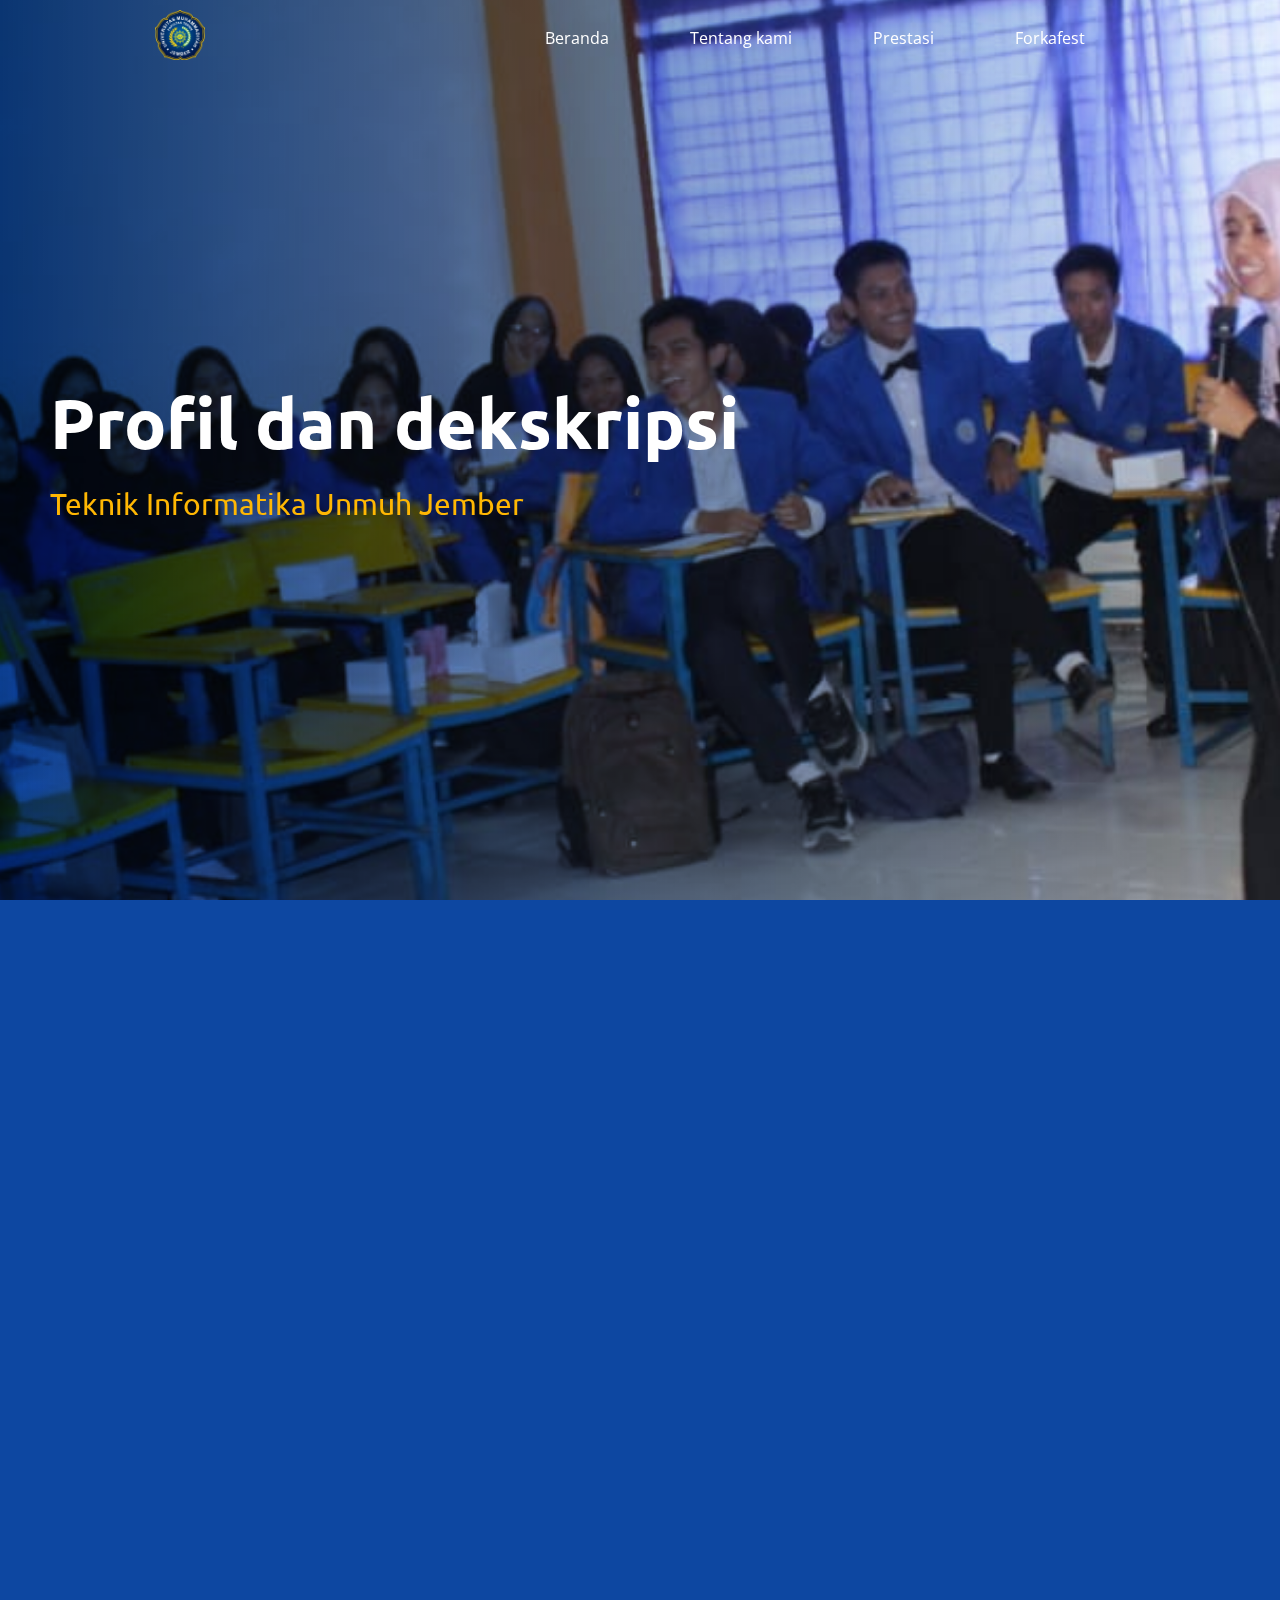
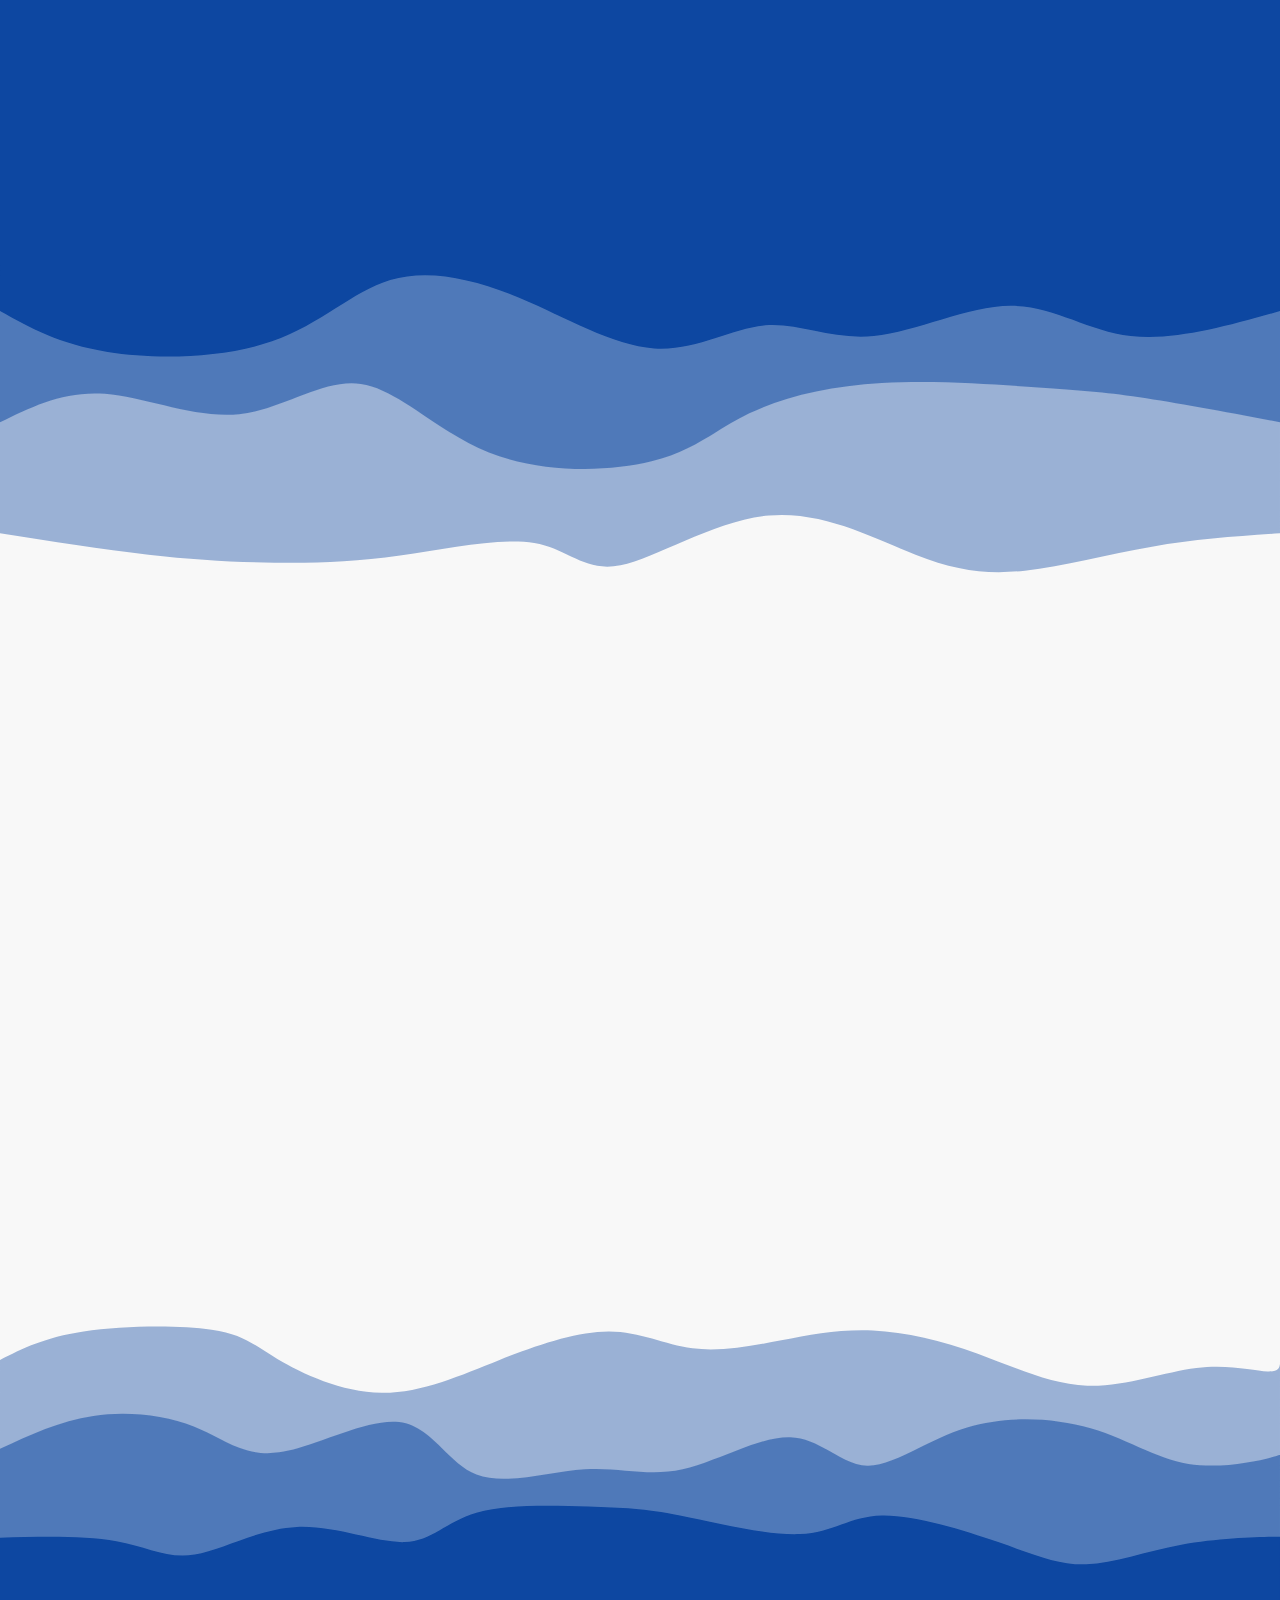
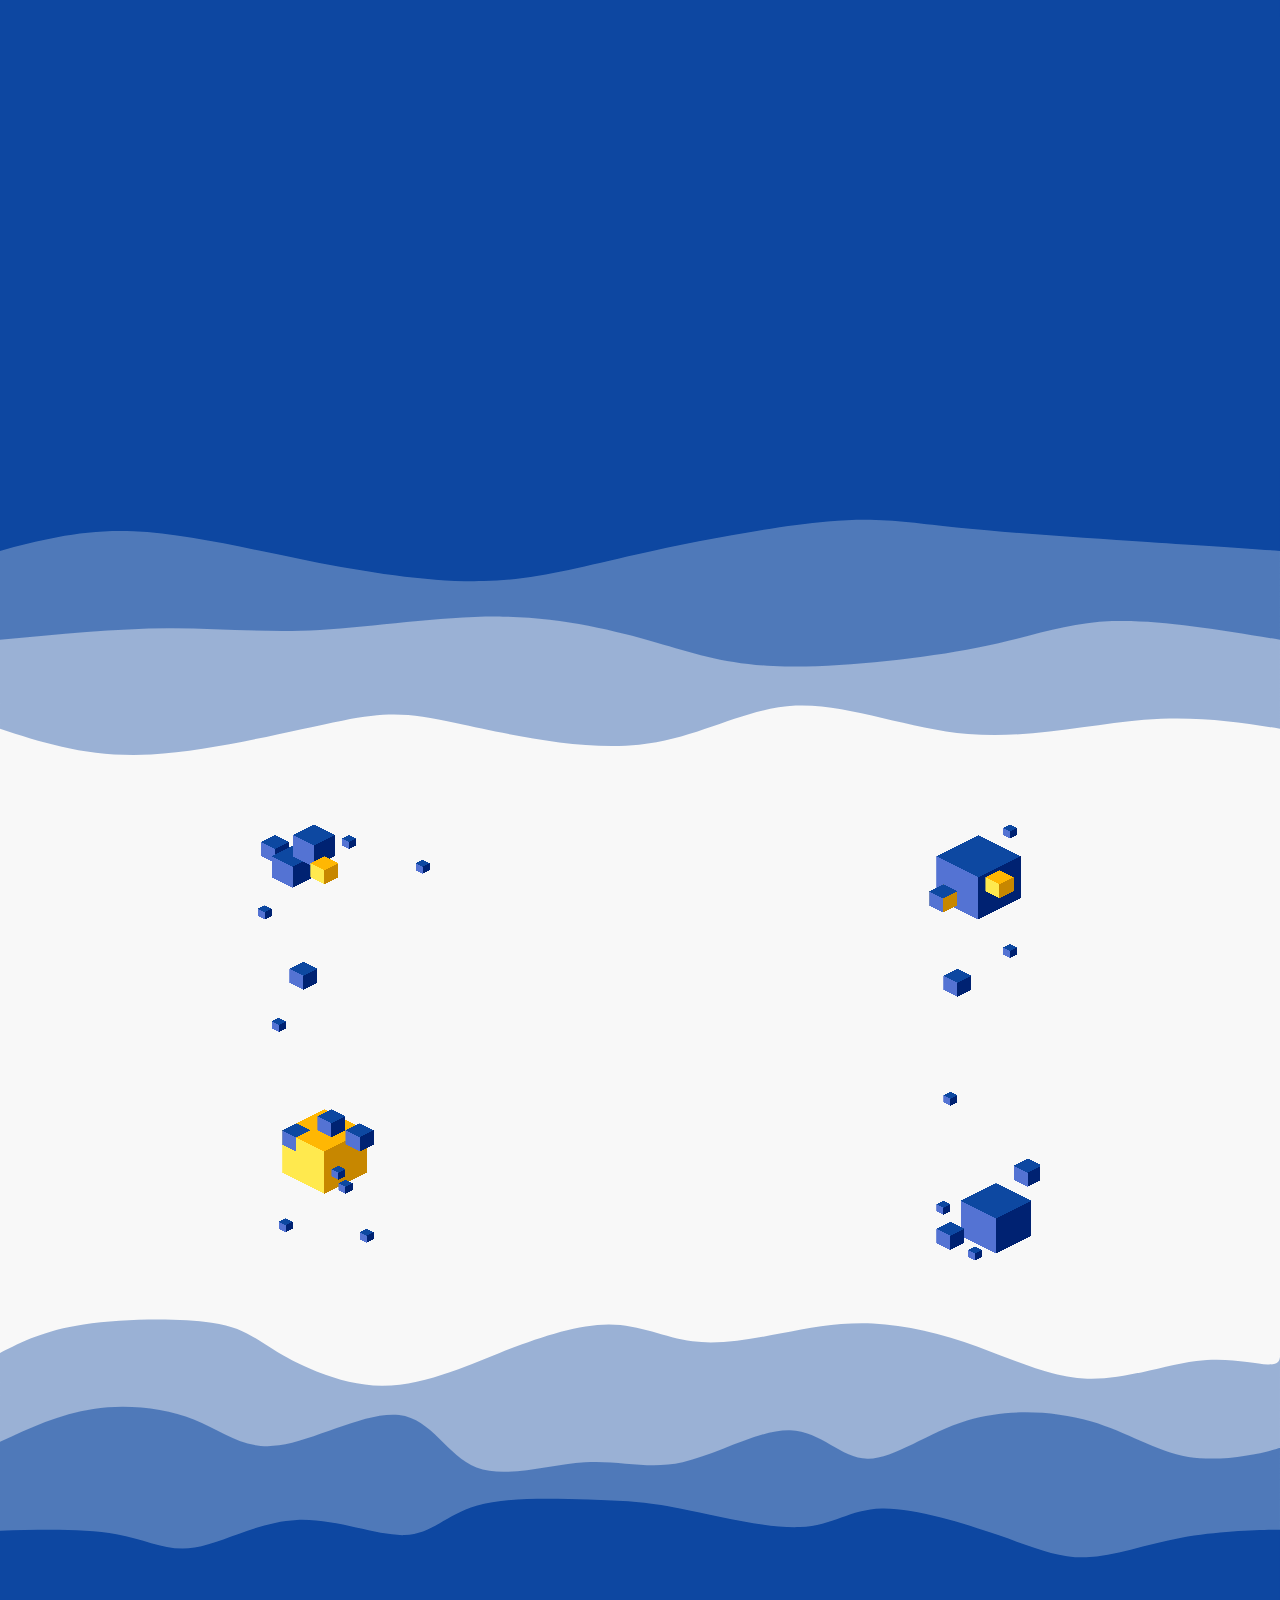
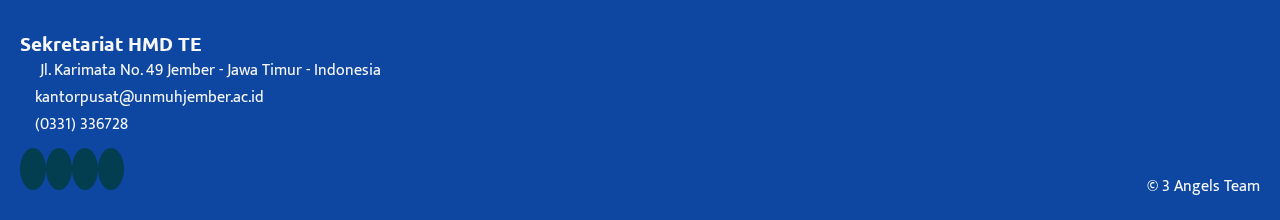
<file: profil.html>
<!DOCTYPE html>
<html lang="en">

<head>
  <meta charset="UTF-8">
  <meta http-equiv="X-UA-Compatible" content="IE=edge">
  <meta name="viewport" content="width=device-width, initial-scale=1.0">
  <title>TI</title>
  <link rel="icon" type="image/svg+xml"
    href="data:image/svg+xml,<svg xmlns=%22http://www.w3.org/2000/svg%22 width=%22256%22 height=%22256%22 viewBox=%220 0 100 100%22><rect width=%22100%22 height=%22100%22 rx=%2250%22 fill=%22%232da6ff%22></rect><path d=%22M60.80 22.73L60.80 22.73Q61.25 23.45 61.65 24.66Q62.06 25.88 62.06 27.32L62.06 27.32Q62.06 29.75 60.93 31.01Q59.81 32.27 57.83 32.27L57.83 32.27L45.41 32.27L45.41 77.27Q44.69 77.45 43.16 77.72Q41.63 77.99 40.01 77.99L40.01 77.99Q36.59 77.99 35.15 76.73Q33.71 75.47 33.71 72.50L33.71 72.50L33.71 32.27L18.59 32.27Q18.14 31.46 17.73 30.29Q17.33 29.12 17.33 27.68L17.33 27.68Q17.33 25.16 18.45 23.95Q19.58 22.73 21.56 22.73L21.56 22.73L60.80 22.73ZM77.27 77.99L77.27 77.99Q73.85 77.99 72.41 76.73Q70.97 75.47 70.97 72.50L70.97 72.50L70.97 22.73Q71.78 22.55 73.31 22.28Q74.84 22.01 76.37 22.01L76.37 22.01Q79.61 22.01 81.14 23.18Q82.67 24.35 82.67 27.50L82.67 27.50L82.67 77.27Q81.86 77.45 80.38 77.72Q78.89 77.99 77.27 77.99Z%22 fill=%22%23fff%22></path></svg>" />
  <link rel="stylesheet" href="https://cdnjs.cloudflare.com/ajax/libs/font-awesome/6.4.0/css/all.min.css"
    integrity="sha512-iecdLmaskl7CVkqkXNQ/ZH/XLlvWZOJyj7Yy7tcenmpD1ypASozpmT/E0iPtmFIB46ZmdtAc9eNBvH0H/ZpiBw=="
    crossorigin="anonymous" referrerpolicy="no-referrer" />
  <link rel="stylesheet" href="slider.css">
  <link rel="stylesheet" href="responsif.css">
  <link rel="stylesheet" href="style.css">
  <link rel="preconnect" href="https://fonts.googleapis.com">
  <link rel="preconnect" href="https://fonts.gstatic.com" crossorigin>
  <link href="https://fonts.googleapis.com/css2?family=Mukta:wght@500&display=swap" rel="stylesheet">

  <!-- font -->

  <style>
    body::-webkit-scrollbar {
      width: 0.5em;
    }

    body::-webkit-scrollbar-track {
      background: #242424;
      -webkit-box-shadow: inset 0 0 6px rgba(255, 255, 255, 0.3);
    }

    body::-webkit-scrollbar-thumb {
      background-color: #FFB703;
    }

    .scrolled {
      background-color: #f8f8f8;
      width: auto;
      margin: 5px 20px 0 20px !important;
      border-radius: 40px;
      box-shadow: 0 2px 4px rgba(0, 0, 0, 0.2) !important;
      transition: all 0.5s ease-in-out;
    }
  </style>
</head>

<body>
  <!-- NAVBAR -->
  <nav class="navbar" style="z-index: 999;">
    <div class="logo" style="margin-right: 30px;">
      <img src="assets/img/teknik.png" style="height: 50px; width: 50px;">
    </div>
    <ul class="nav-links">
      <li><a href="index.html">Beranda</a></li>
      <li><a href="profil.html">Tentang kami</a></li>
      <li><a href="prestasi.html">Prestasi</a></li>
      <li><a href="forkafest.html">Forkafest</a></li>
    </ul>
    <div class="burger">
      <div class="line"></div>
      <div class="line"></div>
      <div class="line"></div>
    </div>
  </nav>

  <main>
    <!-- head -->
    <style>
      .img-c::before {
        content: "";
        position: absolute;
        top: 0;
        left: 0;
        width: 100%;
        height: 100vh;
        background: linear-gradient(to right, #0d47a1 0%, rgba(0, 0, 255, 0) 100%);
        z-index: 1;
        mix-blend-mode: multiply;
      }

      .img-c {
        height: 100vh;
        width: 100% !important;
        display: flex;
        flex-direction: column;
        justify-content: center;
        align-items: flex-start;
      }
      .heading {
        padding-bottom: 0;
        padding-left: 50px;
      }
      @media screen and (max-width: 768px) {
        .heading {
          padding-bottom: 35vh;
          padding-left: 10px;
        }
      }
    </style>
    <section class="about" data-bss-parallax-bg="true"
      style="background-color: #f8f8f8 !important; background-image: url(assets/img/bgg/bgp.jpeg); width: 100%; height: 100%; background-repeat: no-repeat; background-size: cover; color: #fff;">
      <div class="inventory-fluid" style="height: 100vh; ">
        <div class="img-c">
          <div style="z-index: 3;" class="heading aos">
            <h1 class="title">Profil dan dekskripsi</h1>
            <p class="sub-title">Teknik Informatika Unmuh Jember</p>
          </div>
        </div>
      </div>
    </section>
    <!-- deskripsi -->
    <section style="background-color: #0d47a1;">
      <div class="inventory"
        style="min-height: 100vh; display: flex; justify-content: center; align-items: center; flex-direction: column;">
        <div class="wor aos">
          <h2 style="color: #f8f8f8; padding: 50px;">Program Studi Teknik Informatika</h2>
        </div>
        <div class="wor aos">
          <div class="good-md-6"
            style="display: flex; justify-content: center; align-items: center; flex-direction: column;">
            <img src="assets/img/teknik.png" alt="" style="max-height: 300px; padding: 30px;">
          </div>
          <div class="good-md-6"
            style="display: flex; justify-content: center; align-items: center; flex-direction: column; padding: 20px;">
            <p class="desc" style="color: #f8f8f8;">Dalam program studi teknik informatika Universitas Muhammadiyah Jember, 
              Anda akan mengalami pendidikan yang tidak hanya berfokus pada ilmu pengetahuan, tetapi juga menerapkan nilai-nilai
              keislaman guna membentuk karakter yang religius, profesional, dan kompetitif. Kami menyediakan fasilitas belajar
              yang mendukung dan lingkungan yang kondusif untuk mengembangkan potensi Anda.
            </p>
          </div>
        </div>
      </div>
    </section>
    <svg width="100%" height="100%" id="svg" viewBox="0 0 1440 490" xmlns="http://www.w3.org/2000/svg"
      class="transition duration-300 ease-in-out delay-150">
      <path
        d="M 0,500 C 0,500 0,125 0,125 C 47.383951465806675,121.76800867059663 94.76790293161335,118.53601734119327 144,110 C 193.23209706838665,101.46398265880673 244.31233973935338,87.62393930582357 287,83 C 329.6876602606466,78.37606069417643 363.98273811097306,82.96822543551244 410,101 C 456.01726188902694,119.03177456448756 513.7567078167543,150.50315895212668 575,145 C 636.2432921832457,139.49684104787332 700.9904306220096,97.01913875598086 742,89 C 783.0095693779904,80.98086124401914 800.2815696952072,107.42028602394987 839,114 C 877.7184303047928,120.57971397605013 937.883290597161,107.29971714821963 990,100 C 1042.116709402839,92.70028285178037 1086.1852679161489,91.38084538317163 1131,92 C 1175.8147320838511,92.61915461682837 1221.375637738243,95.17690131909382 1273,101 C 1324.624362261757,106.82309868090618 1382.3121811308783,115.91154934045309 1440,125 C 1440,125 1440,500 1440,500 Z"
        stroke="none" stroke-width="0" fill="#0d47a1" fill-opacity="0.4"
        class="transition-all duration-300 ease-in-out delay-150 path-0" transform="rotate(-180 720 250)"></path>
      <path
        d="M 0,500 C 0,500 0,250 0,250 C 58.1485236194454,260.90693647730575 116.2970472388908,271.81387295461155 158,278 C 199.7029527611092,284.18612704538845 224.96033466388224,285.6514446588596 272,289 C 319.03966533611776,292.3485553411404 387.8616141055804,297.58034840995003 448,294 C 508.1383858944196,290.41965159004997 559.5932089137963,278.0271617013402 597,260 C 634.4067910862037,241.97283829865975 657.7655502392345,218.311004784689 707,206 C 756.2344497607655,193.688995215311 831.344590129266,192.72881915990376 890,216 C 948.655409870734,239.27118084009624 990.856089243702,286.7737185756959 1034,293 C 1077.143910756298,299.2262814243041 1121.2310528959265,264.1763065373126 1171,259 C 1220.7689471040735,253.82369346268737 1276.2196991725925,278.5210552750535 1322,282 C 1367.7803008274075,285.4789447249465 1403.8901504137039,267.73947236247324 1440,250 C 1440,250 1440,500 1440,500 Z"
        stroke="none" stroke-width="0" fill="#0d47a1" fill-opacity="0.53"
        class="transition-all duration-300 ease-in-out delay-150 path-1" transform="rotate(-180 720 250)"></path>
      <path
        d="M 0,500 C 0,500 0,375 0,375 C 59.600214121441226,358.10191916254723 119.20042824288245,341.2038383250945 168,347 C 216.79957175711755,352.7961616749055 254.79850114991143,381.2865658621692 303,381 C 351.20149885008857,380.7134341378308 409.6055671574718,351.6498982262286 457,347 C 504.3944328425282,342.3501017737714 540.7792302202014,362.11384123291657 579,359 C 617.2207697797986,355.88615876708343 657.2775119617226,329.89473684210526 704,333 C 750.7224880382774,336.10526315789474 804.1107219329086,368.30721139866245 856,390 C 907.8892780670914,411.69278860133755 958.2796003066433,422.87641756324507 1001,410 C 1043.7203996933567,397.12358243675493 1078.7708768405191,360.1871183483571 1134,341 C 1189.2291231594809,321.8128816516429 1264.6368923312805,320.3751090433266 1319,329 C 1373.3631076687195,337.6248909566734 1406.6815538343599,356.3124454783367 1440,375 C 1440,375 1440,500 1440,500 Z"
        stroke="none" stroke-width="0" fill="#0d47a1" fill-opacity="1"
        class="transition-all duration-300 ease-in-out delay-150 path-2" transform="rotate(-180 720 250)"></path>
    </svg>

    <!-- sambutan ketua jurusan -->
    <section style="background-color: #f8f8f8;">
      <div class="inventory"
        style="min-height: 70vh; display: flex; justify-content: center; align-items: center; flex-direction: column;">
        <div class="wor aos">
          <h2 style="padding: 10px;">Sambutan Ketua Jurusan</h2>
        </div>
        <div class="wor aos">
          <div class="good-md-6"
            style="display: flex; justify-content: center; align-items: center; flex-direction: column; padding: 30px 50px;">
            <img src="assets/img/pakari.png" alt="" class=" rounded-circle" style="max-height: 300px; max-width: 300px;">
            <span style="padding-top: 15px; font-weight: 700; font-family: 'Ubuntu', sans-serif;"><b>Ari Eko Wadoyo, S.T., M.Kom</b></span>
          </div>
          <div class="good-md-6"
            style="display: flex; justify-content: center; align-items: center; flex-direction: column; padding: 20px;">
            <p class="desc">Assalamu’alaikum wr. wb. Selamat datang di website Program Studi Teknik Informatika
              Universitas Muhammadiyah Jember.
              Kami berharap website ini dapat memberikan berbagai informasi seputar program Program Studi Teknik
              Informatika Universitas Muhammadiyah Jember yang dibutuhkan masyarakat. Program Studi Teknik Informatika
              Universitas
              Muhammadiyah Jember sendiri berdiri sejak 19 mei 2008 dengan Nomor SK pendirian: 1640/D/T/2008. Kami
              berharap seluruh
              civitas akademika beserta stake holder dapat selalu bekerja sama dalam mencapai tujuan yang nyata. Kami
              selalu
              berharap dapat memberikan manfaat seluas-luasnya kepada masyarakat. Kami membuka peluang selebar-lebarnya
              untuk bekerja
              sama dan menerima kontak secara lebih dekat melalui media komunikasi yang dapat di akses pada menu
              Kontak.Terima
              kasih atas kunjungan Anda. Wassalamu’alaikum wr. wb.</p>
          </div>
        </div>
      </div>
    </section>
    <svg width="100%" height="100%" id="svg" viewBox="0 0 1440 390" xmlns="http://www.w3.org/2000/svg"
      class="transition duration-300 ease-in-out delay-150">
      <path
        d="M 0,400 C 0,400 0,100 0,100 C 24.944825676614613,87.33536466133806 49.889651353229226,74.67072932267612 94,68 C 138.11034864677077,61.32927067732388 201.38622026369768,60.65244737063358 238,66 C 274.6137797363023,71.34755262936642 284.56546759198005,82.7194811947896 312,99 C 339.43453240801995,115.2805188052104 384.35190936838217,136.46962785020804 429,137 C 473.64809063161783,137.53037214979196 518.0268949344912,117.4020074043783 562,100 C 605.9731050655088,82.5979925956217 649.5405108936529,67.92234253227883 685,68 C 720.4594891063471,68.07765746772117 747.8110614908967,82.90862246650637 779,87 C 810.1889385091033,91.09137753349363 845.2152431427604,84.44316760169573 879,78 C 912.7847568572396,71.55683239830427 945.3279659380612,65.31870712671069 982,67 C 1018.6720340619388,68.68129287328931 1059.4728931049947,78.28200389146149 1100,93 C 1140.5271068950053,107.71799610853851 1180.78046164196,127.5532773074433 1223,129 C 1265.21953835804,130.4467226925567 1309.4052603271646,113.50488687876526 1346,109 C 1382.5947396728354,104.49511312123474 1411.5984970493814,112.42717517749564 1426,113 C 1440.4015029506186,113.57282482250436 1440.2007514753093,106.78641241125217 1440,100 C 1440,100 1440,400 1440,400 Z"
        stroke="none" stroke-width="0" fill="#0d47a1" fill-opacity="0.4"
        class="transition-all duration-300 ease-in-out delay-150 path-0"></path>
      <path
        d="M 0,400 C 0,400 0,200 0,200 C 33.52775551734378,184.29346120550278 67.05551103468756,168.58692241100556 105,163 C 142.94448896531244,157.41307758899444 185.30571137859357,161.9457715614806 218,175 C 250.69428862140643,188.0542284385194 273.72164345093796,209.62999134307205 314,204 C 354.27835654906204,198.37000865692795 411.80771481765476,165.53426306623126 449,170 C 486.19228518234524,174.46573693376874 503.0474972784433,216.23295639200282 536,229 C 568.9525027215567,241.76704360799718 618.0022960685718,225.5339113657575 658,223 C 697.9977039314282,220.4660886342425 728.9433184472691,231.63139814496736 768,223 C 807.0566815527309,214.36860185503264 854.2244301423519,185.94049605437306 889,187 C 923.7755698576481,188.05950394562694 946.1589609833225,218.60661763754032 976,219 C 1005.8410390166775,219.39338236245968 1043.1397259243583,189.6330333954657 1088,176 C 1132.8602740756417,162.3669666045343 1185.2821353192444,164.86124878059684 1227,177 C 1268.7178646807556,189.13875121940316 1299.731732798665,210.921971482147 1337,217 C 1374.268267201335,223.078028517853 1417.7909334860958,213.45086529081516 1436,208 C 1454.2090665139042,202.54913470918484 1447.104533256952,201.27456735459242 1440,200 C 1440,200 1440,400 1440,400 Z"
        stroke="none" stroke-width="0" fill="#0d47a1" fill-opacity="0.53"
        class="transition-all duration-300 ease-in-out delay-150 path-1"></path>
      <path
        d="M 0,400 C 0,400 0,300 0,300 C 48.02112900893914,298.8455253438959 96.04225801787828,297.69105068779174 131,304 C 165.95774198212172,310.30894931220826 187.85209693742604,324.08132259272884 219,319 C 250.14790306257396,313.91867740727116 290.54935423241744,289.983658941293 334,288 C 377.45064576758256,286.016341058707 423.95048613290413,305.98404164209916 455,305 C 486.04951386709587,304.01595835790084 501.6487012359662,282.08017449031024 536,272 C 570.3512987640338,261.91982550968976 623.454708923231,263.6952603966598 662,265 C 700.545291076769,266.3047396033402 724.5324630711096,267.13878392305054 765,275 C 805.4675369288904,282.86121607694946 862.4154387923304,297.7496039111382 900,296 C 937.5845612076696,294.2503960888618 955.8057817595682,275.86280043239674 992,275 C 1028.1942182404318,274.13719956760326 1082.3614341693974,290.79919435927485 1123,305 C 1163.6385658306026,319.20080564072515 1190.748481562842,330.94042213050363 1222,330 C 1253.251518437158,329.05957786949637 1288.6446395792348,315.43911711871056 1329,308 C 1369.3553604207652,300.56088288128944 1414.6729601202187,299.30310939465414 1434,299 C 1453.3270398797813,298.69689060534586 1446.6635199398906,299.3484453026729 1440,300 C 1440,300 1440,400 1440,400 Z"
        stroke="none" stroke-width="0" fill="#0d47a1" fill-opacity="1"
        class="transition-all duration-300 ease-in-out delay-150 path-2"></path>
    </svg>
    <!-- visi misi -->
    <section style="background-color: #0d47a1; margin-top: -10px; color: #f8f8f8;">
      <div class="inventory"
        style="min-height: 50vh; display: flex; justify-content: center; align-items: center; flex-direction: column;">
        <div class="wor aos">
          <h2 class="hide-md" style="padding: 10px;">Visi dan Misi</h2>
        </div>
        <div class="wor aos">
          <div class="good-md-6"
            style="display: flex; justify-content: flex-start; align-items: center; flex-direction: column; padding: 30px">
            <h3>Misi</h3>
            <q class="desc" style="font-family: 'Mukta', sans-serif;">Menjadi program studi unggul di bidang komputasi cerdas yang berdaya saing di Indonesia
              bernafaskan nilai-nilai
              keislaman pada tahun 2030</q>
          </div>
          <div class="good-md-6"
            style="display: flex; justify-content: center; align-items: center; flex-direction: column; padding: 30px 45px;">
            <h3>Visi</h3>
            <ol class="desc" style="font-family: 'Mukta', sans-serif;">
              <li>Menyelenggarakan pendidikan dan pengajaran bidang komputasi cerdas</li>
              <li>Menyelenggarakan penelitian dan pengabdian masyarakat bidang komputasi.</li>
              <li>Menyelenggarakan kerjasama di tingkat regional, nasional, dan internasional.</li>
              <li>Menyelenggarakan Al Islam dan kemuhammadiyahan berbasis informatika bidang komputasi cerdas.</li>
            </ol>
          </div>
        </div>
      </div>
    </section>
    <svg width="100%" height="100%" id="svg" viewBox="0 0 1440 390" xmlns="http://www.w3.org/2000/svg"
      class="transition duration-300 ease-in-out delay-150">
      <path
        d="M 0,400 C 0,400 0,100 0,100 C 47.09720176730487,107.41108247422682 94.19440353460973,114.82216494845362 153,110 C 211.80559646539027,105.17783505154638 282.319587628866,88.12242268041237 351,94 C 419.680412371134,99.87757731958763 486.5272459499264,128.68814432989691 545,126 C 603.4727540500736,123.31185567010309 653.5714285714284,89.125 721,82 C 788.4285714285716,74.875 873.1870397643596,94.81185567010309 926,106 C 978.8129602356404,117.18814432989691 999.6804123711338,119.62757731958764 1055,109 C 1110.3195876288662,98.37242268041236 1200.0913107511046,74.6778350515464 1270,71 C 1339.9086892488954,67.3221649484536 1389.9543446244477,83.6610824742268 1440,100 C 1440,100 1440,400 1440,400 Z"
        stroke="none" stroke-width="0" fill="#0d47a1" fill-opacity="0.4"
        class="transition-all duration-300 ease-in-out delay-150 path-0" transform="rotate(-180 720 200)"></path>
      <path
        d="M 0,400 C 0,400 0,200 0,200 C 68.31756259204712,211.48895434462446 136.63512518409425,222.9779086892489 189,221 C 241.36487481590575,219.0220913107511 277.77706185567007,203.57731958762886 341,191 C 404.22293814432993,178.42268041237114 494.25662739322536,168.71281296023565 557,170 C 619.7433726067746,171.28718703976435 655.1964285714287,183.57142857142858 702,197 C 748.8035714285713,210.42857142857142 806.9576583210602,225.0014727540501 874,226 C 941.0423416789398,226.9985272459499 1016.9729381443301,214.4226804123711 1080,211 C 1143.02706185567,207.5773195876289 1193.15058910162,213.30780559646539 1251,213 C 1308.84941089838,212.69219440353461 1374.42470544919,206.3460972017673 1440,200 C 1440,200 1440,400 1440,400 Z"
        stroke="none" stroke-width="0" fill="#0d47a1" fill-opacity="0.53"
        class="transition-all duration-300 ease-in-out delay-150 path-1" transform="rotate(-180 720 200)"></path>
      <path
        d="M 0,400 C 0,400 0,300 0,300 C 41.994477172312244,302.8547496318115 83.98895434462449,305.709499263623 149,310 C 214.0110456553755,314.290500736377 302.03865979381436,320.01675257731955 361,326 C 419.96134020618564,331.98324742268045 449.8564064801179,338.22349042709874 509,333 C 568.1435935198821,327.77650957290126 656.5357142857142,311.08928571428567 724,296 C 791.4642857142858,280.91071428571433 838.0007363770252,267.4193667157585 896,266 C 953.9992636229748,264.5806332842415 1023.4613402061855,275.23324742268045 1093,289 C 1162.5386597938145,302.76675257731955 1232.1539027982326,319.64764359351994 1290,322 C 1347.8460972017674,324.35235640648006 1393.9230486008837,312.17617820324006 1440,300 C 1440,300 1440,400 1440,400 Z"
        stroke="none" stroke-width="0" fill="#0d47a1" fill-opacity="1"
        class="transition-all duration-300 ease-in-out delay-150 path-2" transform="rotate(-180 720 200)"></path>
    </svg>
    <!-- akreditasi -->
    <section class="r-bg" style="background-color: #f8f8f8;">
      <style>
        .r-bg {
          background-image: url(assets/img/bg/iiisometric.svg);
          background-size: auto;
          background-position: center;
          background-repeat: no-repeat;
        }

        @media screen and (max-width: 768px) {
          .r-bg {
            background-image: none;
          }
        }
      </style>
      <div class="inventory"
        style="min-height: 50vh; display: flex; justify-content: center; align-items: center; flex-direction: column;">
        <div class="wor aos">
          <h2 style="padding: 10px;">Akreditasi</h2>
        </div>
        <div class="wor aos">
          <div class="good-md-12"
            style="display: flex; justify-content: center; align-items: center; flex-direction: column; padding: 30px;text-align:center">
            <p>Akreditasi Program Studi Teknik Informatika adalah B sesuai dengan no SK Ban PT
              2429/SK/BAN-PT/Akred/S/IX/2018</p>
            <p> dokumen SK dan Sertifikat Akreditasi (Berlaku untuk tahun lululsan 2012 ke atas)</p>
            <div style="text-align: center; margin-top: 20px;">
              <button class="cta">
                <span><a href="http://ti.ft.unmuhjember.ac.id/index.php/id/profil/akreditasi.html" style="text-decoration: none; color: #000;">Lihat dokumen</a></span>
                <svg viewBox="0 0 13 10" height="10px" width="15px">
                  <path d="M1,5 L11,5"></path>
                  <polyline points="8 1 12 5 8 9"></polyline>
                </svg>
              </button>
            </div>
          </div>
        </div>
      </div>
    </section>
    <svg width="100%" height="100%" id="svg" viewBox="0 0 1440 390" xmlns="http://www.w3.org/2000/svg"
      class="transition duration-300 ease-in-out delay-150">
      <path
        d="M 0,400 C 0,400 0,100 0,100 C 24.944825676614613,87.33536466133806 49.889651353229226,74.67072932267612 94,68 C 138.11034864677077,61.32927067732388 201.38622026369768,60.65244737063358 238,66 C 274.6137797363023,71.34755262936642 284.56546759198005,82.7194811947896 312,99 C 339.43453240801995,115.2805188052104 384.35190936838217,136.46962785020804 429,137 C 473.64809063161783,137.53037214979196 518.0268949344912,117.4020074043783 562,100 C 605.9731050655088,82.5979925956217 649.5405108936529,67.92234253227883 685,68 C 720.4594891063471,68.07765746772117 747.8110614908967,82.90862246650637 779,87 C 810.1889385091033,91.09137753349363 845.2152431427604,84.44316760169573 879,78 C 912.7847568572396,71.55683239830427 945.3279659380612,65.31870712671069 982,67 C 1018.6720340619388,68.68129287328931 1059.4728931049947,78.28200389146149 1100,93 C 1140.5271068950053,107.71799610853851 1180.78046164196,127.5532773074433 1223,129 C 1265.21953835804,130.4467226925567 1309.4052603271646,113.50488687876526 1346,109 C 1382.5947396728354,104.49511312123474 1411.5984970493814,112.42717517749564 1426,113 C 1440.4015029506186,113.57282482250436 1440.2007514753093,106.78641241125217 1440,100 C 1440,100 1440,400 1440,400 Z"
        stroke="none" stroke-width="0" fill="#0d47a1" fill-opacity="0.4"
        class="transition-all duration-300 ease-in-out delay-150 path-0"></path>
      <path
        d="M 0,400 C 0,400 0,200 0,200 C 33.52775551734378,184.29346120550278 67.05551103468756,168.58692241100556 105,163 C 142.94448896531244,157.41307758899444 185.30571137859357,161.9457715614806 218,175 C 250.69428862140643,188.0542284385194 273.72164345093796,209.62999134307205 314,204 C 354.27835654906204,198.37000865692795 411.80771481765476,165.53426306623126 449,170 C 486.19228518234524,174.46573693376874 503.0474972784433,216.23295639200282 536,229 C 568.9525027215567,241.76704360799718 618.0022960685718,225.5339113657575 658,223 C 697.9977039314282,220.4660886342425 728.9433184472691,231.63139814496736 768,223 C 807.0566815527309,214.36860185503264 854.2244301423519,185.94049605437306 889,187 C 923.7755698576481,188.05950394562694 946.1589609833225,218.60661763754032 976,219 C 1005.8410390166775,219.39338236245968 1043.1397259243583,189.6330333954657 1088,176 C 1132.8602740756417,162.3669666045343 1185.2821353192444,164.86124878059684 1227,177 C 1268.7178646807556,189.13875121940316 1299.731732798665,210.921971482147 1337,217 C 1374.268267201335,223.078028517853 1417.7909334860958,213.45086529081516 1436,208 C 1454.2090665139042,202.54913470918484 1447.104533256952,201.27456735459242 1440,200 C 1440,200 1440,400 1440,400 Z"
        stroke="none" stroke-width="0" fill="#0d47a1" fill-opacity="0.53"
        class="transition-all duration-300 ease-in-out delay-150 path-1"></path>
      <path
        d="M 0,400 C 0,400 0,300 0,300 C 48.02112900893914,298.8455253438959 96.04225801787828,297.69105068779174 131,304 C 165.95774198212172,310.30894931220826 187.85209693742604,324.08132259272884 219,319 C 250.14790306257396,313.91867740727116 290.54935423241744,289.983658941293 334,288 C 377.45064576758256,286.016341058707 423.95048613290413,305.98404164209916 455,305 C 486.04951386709587,304.01595835790084 501.6487012359662,282.08017449031024 536,272 C 570.3512987640338,261.91982550968976 623.454708923231,263.6952603966598 662,265 C 700.545291076769,266.3047396033402 724.5324630711096,267.13878392305054 765,275 C 805.4675369288904,282.86121607694946 862.4154387923304,297.7496039111382 900,296 C 937.5845612076696,294.2503960888618 955.8057817595682,275.86280043239674 992,275 C 1028.1942182404318,274.13719956760326 1082.3614341693974,290.79919435927485 1123,305 C 1163.6385658306026,319.20080564072515 1190.748481562842,330.94042213050363 1222,330 C 1253.251518437158,329.05957786949637 1288.6446395792348,315.43911711871056 1329,308 C 1369.3553604207652,300.56088288128944 1414.6729601202187,299.30310939465414 1434,299 C 1453.3270398797813,298.69689060534586 1446.6635199398906,299.3484453026729 1440,300 C 1440,300 1440,400 1440,400 Z"
        stroke="none" stroke-width="0" fill="#0d47a1" fill-opacity="1"
        class="transition-all duration-300 ease-in-out delay-150 path-2"></path>
    </svg>
  </main>
    <!-- footer -->
  <section style="background-color: #0D47A1;">
  <footer style="background-color: #0d47a1; margin-top: -5px; padding: 20px; color: #f8f8f8;">
    
    <div class="inventory-fluid">
      <div class="wor" style="display: flex; justify-content: space-between; align-items: end; flex-direction: row;">
        <div class="good-md-4">
          <h3>Sekretariat HMD TE</h3>

          <div class="alamat icon">
            <i class="fas fa-map-marker-alt"></i>
            <p>Jl. Karimata No. 49 Jember - Jawa Timur - Indonesia</p>
          </div>
          <!-- email -->
          <div class="email icon">
            <i class="fas fa-envelope"></i>
            <p>kantorpusat@unmuhjember.ac.id</p>
          </div>
          <!-- telp -->
          <div class="telp icon">
            <i class="fas fa-phone-alt"></i>
            <p>(0331) 336728</p>
          </div>
          <!-- sosmed -->
          <div class="sosmed">
            <a href="https://www.instagram.com/unmuhjember_ofc/" target="_blank"><i class="fab fa-instagram"></i></a>
            <a href="https://www.facebook.com/profile.php?id=100012524498447" target="_blank"><i class="fab fa-facebook"></i></a>
            <a href="https://twitter.com/unmuhjember_ofc?lang=en" target="_blank"><i class="fab fa-twitter"></i></a>
            <a href="https://www.youtube.com/channel/UCleKMJMJhS_3HwgSLW0Ywfw" target="_blank"><i
                class="fab fa-youtube"></i></a>
          </div>
        </div>
        <div class="good-md-4">
          <!-- copyright -->
          <p style="text-align: end;">&copy 3 Angels Team</p>
        </div>
      </div>
    </div>
  </footer>
</section>
  <!-- footer end -->
  <script src="assets/js/parallax.js"></script>
  <script src="assets/js/aos.js"></script>
  <script src="script.js"></script>

</body>

</html>
</file>
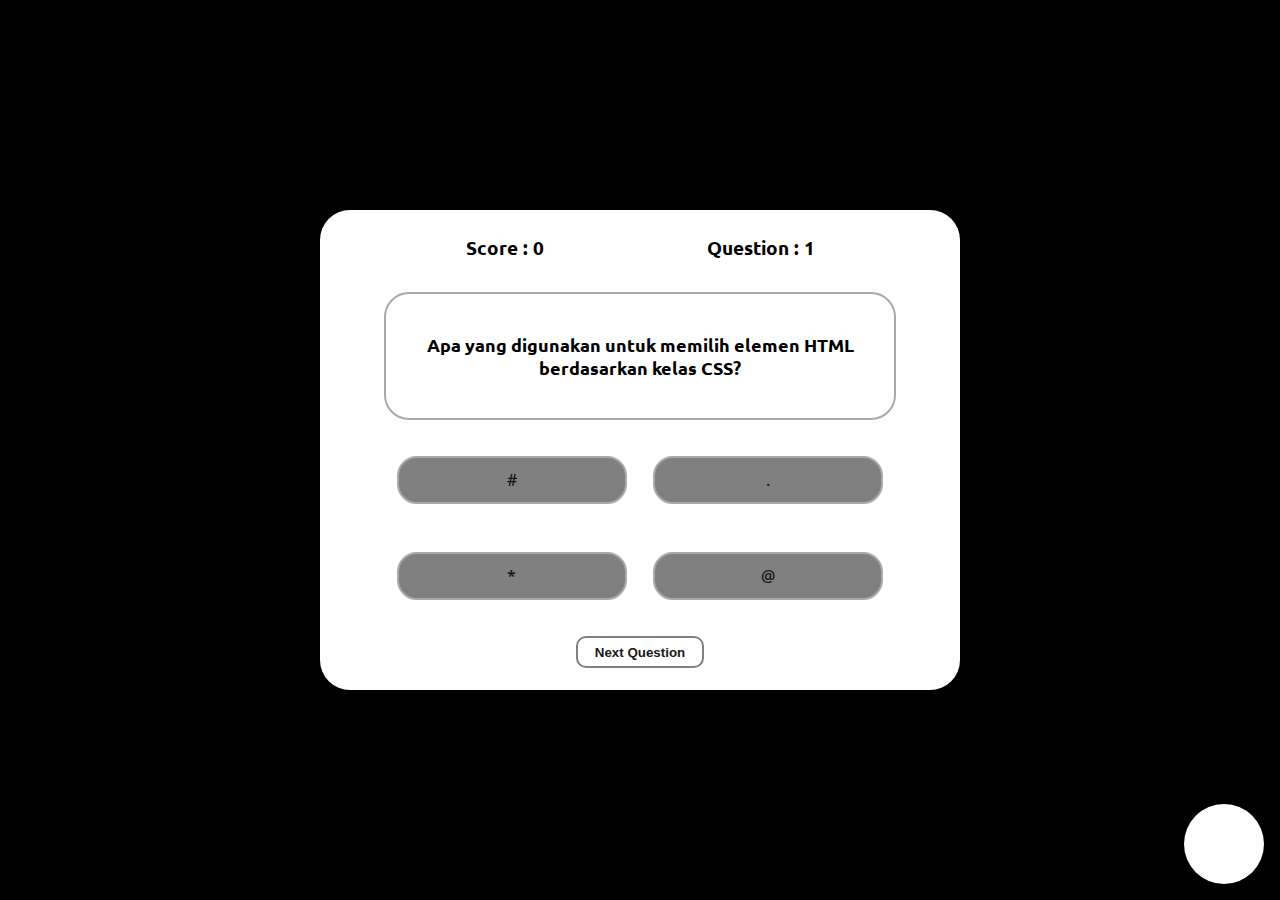
<file: quiz.html>
<!DOCTYPE html>
<html lang="en">

<head>
  <meta charset="UTF-8">
  <meta name="viewport" content="width=device-width, initial-scale=1.0">
  <title>TI</title>
  <link rel="icon" type="image/svg+xml"
    href="data:image/svg+xml,<svg xmlns=%22http://www.w3.org/2000/svg%22 width=%22256%22 height=%22256%22 viewBox=%220 0 100 100%22><rect width=%22100%22 height=%22100%22 rx=%2250%22 fill=%22%232da6ff%22></rect><path d=%22M60.80 22.73L60.80 22.73Q61.25 23.45 61.65 24.66Q62.06 25.88 62.06 27.32L62.06 27.32Q62.06 29.75 60.93 31.01Q59.81 32.27 57.83 32.27L57.83 32.27L45.41 32.27L45.41 77.27Q44.69 77.45 43.16 77.72Q41.63 77.99 40.01 77.99L40.01 77.99Q36.59 77.99 35.15 76.73Q33.71 75.47 33.71 72.50L33.71 72.50L33.71 32.27L18.59 32.27Q18.14 31.46 17.73 30.29Q17.33 29.12 17.33 27.68L17.33 27.68Q17.33 25.16 18.45 23.95Q19.58 22.73 21.56 22.73L21.56 22.73L60.80 22.73ZM77.27 77.99L77.27 77.99Q73.85 77.99 72.41 76.73Q70.97 75.47 70.97 72.50L70.97 72.50L70.97 22.73Q71.78 22.55 73.31 22.28Q74.84 22.01 76.37 22.01L76.37 22.01Q79.61 22.01 81.14 23.18Q82.67 24.35 82.67 27.50L82.67 27.50L82.67 77.27Q81.86 77.45 80.38 77.72Q78.89 77.99 77.27 77.99Z%22 fill=%22%23fff%22></path></svg>" />
  <link rel="stylesheet" href="https://cdnjs.cloudflare.com/ajax/libs/font-awesome/6.4.0/css/all.min.css"
    integrity="sha512-iecdLmaskl7CVkqkXNQ/ZH/XLlvWZOJyj7Yy7tcenmpD1ypASozpmT/E0iPtmFIB46ZmdtAc9eNBvH0H/ZpiBw=="
    crossorigin="anonymous" referrerpolicy="no-referrer" />
  <link rel="stylesheet" href="style.css">
  <link rel="stylesheet" href="responsif.css">
    <script src="assets/js/quiz.js"></script>
<script>
    document.addEventListener("DOMContentLoaded", function () {
        document.querySelector("body").addEventListener("load", NextQuestion(0));
      });
</script>
</head>

<body >
  <!-- backbutton  -->
<a href="bahasa.html">
  <div class="back-button-container">
    <i class="fas fa-arrow-left"></i>
  </div>
</a>
  <main class="mainmain">
    <div class="score-modal-container" id="score-modal">
      <div class="score-content-container">
        <h1>Congratulation, Quiz Completed !</h1>

        <div class="grade-detail">
          <p>Attempts : 10</p>
          <p>Right Answers : <span id="right-answers"></span></p>
          <p>Wrong Answers : <span id="wrong-answers"></span></p>
          <p>Grade : <span id="grade-percentage"></span></p>
          <p><span id="remarks"></span></p>
        </div>

        <div class="next-button-container">
          <button onclick="closeScoreModal()">Continue</button>
        </div>

      </div>
    </div>

    <div class="game-quiz-container">

      <div class="game-details-container">
        <h1>Score : <span id="player-score"> /10</span></h1>
        <h1>Question : <span id="question-number"> /10</span></h1>
      </div>

      <div class="game-question-container">
        <h1 id="display-question"></h1>
      </div>

      <div class="game-options-container">

        <div class="score-modal-container" id="option-modal">

          <div class="modal-content-container">
            <h1>Please Pick An Option</h1>

            <div class="modal-button-container">
              <button onclick="closeOptionModal()">Continue</button>
            </div>

          </div>

        </div>

        <style>
          /* make radio bg is different when checked */
          .spanspan {
            background-color: gray;
          }
          .radioquiz:checked+.optionquiz {
            background-color: #2da6ff;
          }
        </style>
        <span class="spanspan">
          <input type="radio" id="option-one" name="option" class="radioquiz" value="optionA" />
          <label for="option-one" class="optionquiz" id="option-one-label"></label>
        </span>

        <span class="spanspan">
          <input type="radio" id="option-two" name="option" class="radioquiz" value="optionB" />
          <label for="option-two" class="optionquiz" id="option-two-label"></label>
        </span>

        <span class="spanspan">
          <input type="radio" id="option-three" name="option" class="radioquiz" value="optionC" />
          <label for="option-three" class="optionquiz" id="option-three-label"></label>
        </span>

        <span class="spanspan">
          <input type="radio" id="option-four" name="option" class="radioquiz" value="optionD" />
          <label for="option-four" class="optionquiz" id="option-four-label"></label>
        </span>

      </div>

      <div class="next-button-container">
        <button onclick="handleNextQuestion()">Next Question</button>
      </div>
    </div>
  </main>
</body>

</html>
</file>
<file: slider.css>
html, body {
    margin: 0;
    padding: 0;
    font-family: "Poppins", sans-serif;
}

.inventory-c {
    display: flex;
    align-items: center;
    justify-content: center;
    width: 100vw;
    height: 100vh;
    background-color: black;
}

.slider {
    position: relative;
    display: flex;
    flex-direction: column;
    align-items: center;
    width: 100%;
    height: 100%;
}

.slider-content {
    position: relative;
    width: 100%;
    height: 100%;
}

.slider-content figure {
    position: absolute;
    top: 0;
    left: 0;
    display: flex;
    overflow: hidden;
    width: 100%;
    height: 100%;
}

.slider-content figure img, .slider-content figure .content {
    object-fit: cover;
    background-position: center center;
    background-size: cover;
    width: 100%;
    transform-origin: center;
    transition-duration: .5s;
    transition-property: transform, opacity;
    opacity: 0;
}

.slider-content figure.show img, .slider-content figure.show .content {
    background-position: center center;
    opacity: 1;
}

.slider-navigation {
    position: absolute;
    display: flex;
    align-items: center;
    justify-content: space-between;
    top: 0;
    bottom: 0;
    left: 0;
    right: 0;
    padding: 0px 30px;
}

.slider-navigation button {
    position: absolute;
    bottom: 15px;
    width: 50px;
    height: 50px;
    border-radius: 50%;
    border: 1px solid #ecedf0;
    cursor: pointer;
    background-color: #fff;
    transform: translateX(-50%);
    left: 50%;
    z-index: 5;
    -webkit-transform: translateX(-50%);
    -moz-transform: translateX(-50%);
    -ms-transform: translateX(-50%);
    -o-transform: translateX(-50%);
}

.slider-navigation button.disabled {
    pointer-events: none;
}

.slider-content .content {
    position: absolute;
    top: 0;
    left: 0;
    display: flex;
    flex-wrap: wrap;
    width: 100%;
    height: 100%;
}

.slider-content .content>div {
    padding: 20px;
    box-sizing: border-box;
}

@media (max-width: 767px) {
    .slider-content .content>div {
        width: 100%;
        float: none;
    }
}
</file>
<file: responsif.css>
/* Grid Container */
.inventory {
    width: 100%;
    max-width: 1140px;
    margin-left: auto;
    margin-right: auto;
    box-sizing: border-box;
}

.inventory-fluid {
    width: 100%;
    box-sizing: border-box;
}
/* Grid Columns */
.good-1 {
    width: 8.3333333333%;
    float: left;
}

.good-2 {
    width: 16.6666666667%;
    float: left;
}

.good-3 {
    width: 25%;
    float: left;
}

.good-4 {
    width: 33.3333333333%;
    float: left;
}

.good-5 {
    width: 41.6666666667%;
    float: left;
}

.good-6 {
    width: 50%;
    float: left;
}

.good-7 {
    width: 58.3333333333%;
    float: left;
}

.good-8 {
    width: 66.6666666667%;
    float: left;
}

.good-9 {
    width: 75%;
    float: left;
}

.good-10 {
    width: 83.3333333333%;
    float: left;
}

.good-11 {
    width: 91.6666666667%;
    float: left;
}

.good-12 {
    width: 100%;
    float: left;
}

/* Clearfix */
.clearfix::after {
    content: "";
    display: table;
    clear: both;
}

.image-fluid {
    max-width: 100%;
    height: auto;

}

/* breakpoint md */


@media (min-width: 768px) {

    .good-md {
        flex: 1 0 0%;
    }

    .wor-goods-md-auto>* {
        flex: 0 0 auto;
        width: auto;
    }

    .wor-goods-md-1>* {
        flex: 0 0 auto;
        width: 100%;
    }

    .wor-cols-md-2>* {
        flex: 0 0 auto;
        width: 50%;
    }

    .wor-goods-md-3>* {
        flex: 0 0 auto;
        width: 33.3333333333%;
    }

    .wor-goods-md-4>* {
        flex: 0 0 auto;
        width: 25%;
    }

    .wor-goods-md-5>* {
        flex: 0 0 auto;
        width: 20%;
    }

    .wor-goods-md-6>* {
        flex: 0 0 auto;
        width: 16.6666666667%;
    }

    .good-md-auto {
        flex: 0 0 auto;
        width: auto;
    }

    .good-md-1 {
        flex: 0 0 auto;
        width: 8.33333333%;
    }

    .good-md-2 {
        flex: 0 0 auto;
        width: 16.66666667%;
    }

    .good-md-3 {
        flex: 0 0 auto;
        width: 25%;
    }

    .good-md-4 {
        flex: 0 0 auto;
        width: 33.33333333%;
    }

    .good-md-5 {
        flex: 0 0 auto;
        width: 41.66666667%;
    }

    .good-md-6 {
        flex: 0 0 auto;
        width: 50%;
    }

    .good-md-7 {
        flex: 0 0 auto;
        width: 58.33333333%;
    }

    .good-md-8 {
        flex: 0 0 auto;
        width: 66.66666667%;
    }

    .good-md-9 {
        flex: 0 0 auto;
        width: 75%;
    }

    .good-md-10 {
        flex: 0 0 auto;
        width: 83.33333333%;
    }

    .good-md-11 {
        flex: 0 0 auto;
        width: 91.66666667%;
    }

    .good-md-12 {
        flex: 0 0 auto;
        width: 100%;
    }
}

@media (max-width: 767px) {
    .inventory {
        flex-direction: column;
    }

    .good-md-1,
    .good-md-2,
    .good-md-3,
    .good-md-4,
    .good-md-5,
    .good-md-6,
    .good-md-7,
    .good-md-8,
    .good-md-9,
    .good-md-10,
    .good-md-11,
    .good-md-12 {
        width: 100%;
        float: none;
    }
}


.wor {
    display: flex;
    flex-wrap: wrap;

}

.wor>* {
    box-sizing: border-box;
    flex-shrink: 0;
    max-width: 100%;
}
</file>
<file: style.css>
@import url('https://fonts.googleapis.com/css2?family=Open+Sans&family=Potta+One&family=Ubuntu:wght@300;400;500;700&display=swap');
@import url('https://fonts.googleapis.com/css2?family=Mina:wght@700&display=swap');

* {
    margin: 0;
    padding: 0;
    box-sizing: border-box;
    /* outline: 1px solid red; */

}

body {
    overflow-x: hidden !important;
    font-family: 'Open Sans', sans-serif !important;
    background-color: #f8f8f8;
}

p {
    font-family: 'Mukta', sans-serif;
}

/* nvbar */
* {
    margin: 0;
    padding: 0;
    box-sizing: border-box;
}


nav {
    position: fixed;
    top: 0;
    right: 0;
    left: 0;
    display: flex;
    flex-wrap: wrap;
    justify-content: space-around;
    align-items: center;
    background-color: #f8f8f800;
    padding: 10px 20px;
    z-index: 2;
    transition: all 0.5s ease-in-out;
    -webkit-transition: all 0.5s ease-in-out;
    -moz-transition: all 0.5s ease-in-out;
    -ms-transition: all 0.5s ease-in-out;
    -o-transition: all 0.5s ease-in-out;
}

.nav-links {
    display: flex;
    justify-content: space-around;
    width: 50%;
}

.nav-links li {
    list-style: none;
}

.nav-links a {
    position: relative;
    text-decoration: none;
    color: #ffffff;
}

.nav-links a::before {
    content: "";
    position: absolute;
    bottom: -2px;
    left: 0;
    width: 0;
    height: 2px;
    background-color: #FFB703;
    transition: all 0.3s ease-in-out;
    -webkit-transition: all 0.3s ease-in-out;
    -moz-transition: all 0.3s ease-in-out;
    -ms-transition: all 0.3s ease-in-out;
    -o-transition: all 0.3s ease-in-out;
}

.nav-links a:hover::before {
    width: 100%;
    left: 0;
}


.burger {
    display: none;
    flex-direction: column;
    cursor: pointer;
}

.burger div {
    width: 25px;
    height: 3px;
    background-color: #000000;
    margin: 3px;
    transition: all 0.5s ease-in-out;
    /* add glow */

}

.scrolled-nav {
    opacity: 1;
    color: #000 !important;
    transition: all 0.5s ease-in-out !important;
    -webkit-transition: all 0.5s ease-in-out !important;
    -moz-transition: all 0.5s ease-in-out !important;
    -ms-transition: all 0.5s ease-in-out !important;
    -o-transition: all 0.5s ease-in-out !important;
}

@media screen and (max-width: 768px) {
    .nav-links a {
        position: relative;
        text-decoration: none;
        color: #000000;
    }

    nav {
        display: flex;
        justify-content: space-between;
        align-items: center;
        background-color: #f8f8f800;
        padding: 10px 20px;
    }

    .scrolled-mini {
        background-color: #f8f8f8 !important;
        border-radius: 40px 40px 0 0 !important;
        -webkit-border-radius: 40px 40px 0 0 !important;
        -moz-border-radius: 40px 40px 0 0 !important;
        -ms-border-radius: 40px 40px 0 0 !important;
        -o-border-radius: 40px 40px 0 0 !important;
    }

    .burger {
        display: flex;
        z-index: 2;
    }

    .nav-links {
        margin-top: -5px;
        flex-direction: column;
        justify-content: center;
        align-items: center;
        opacity: 0;
        transform: translateY(-100%);
        position: absolute;
        padding: 10px;
        top: 67px;
        left: 0;
        width: 100%;
        background-color: #f8f8f8;
        transition: all 0.5s ease-in-out;
        border-radius: 0 0 40px 40px !important;
        -webkit-border-radius: 0 0 40px 40px !important;
        -moz-border-radius: 0 0 40px 40px !important;
        -ms-border-radius: 0 0 40px 40px !important;
        -o-border-radius: 0 0 40px 40px !important;
        box-shadow: 2px 10px 10px rgba(0, 0, 0, 0.2);
    }

    .nav-links.nav-active {
        opacity: 1;
        transform: translateY(0%);
    }

    .nav-links li {
        opacity: 0;
        padding: 10px;
        transform: translateY(-20px);
        transition: opacity 0.5s ease-in-out, transform 0.5s ease-in-out;
    }

    .nav-links.nav-active li {
        opacity: 1;
        transform: translateY(0);
    }

    .nav-links li:nth-child(1) {
        transition-delay: 0.2s;
    }

    .nav-links li:nth-child(2) {
        transition-delay: 0.4s;
    }

    .nav-links li:nth-child(3) {
        transition-delay: 0.6s;
    }

    .nav-links li:nth-child(4) {
        transition-delay: 0.8s;
    }

    .burger.open .line:nth-child(1) {
        transform: rotate(-45deg) translate(-7px, 6px);
    }

    .burger.open .line:nth-child(2) {
        opacity: 0;
    }

    .burger.open .line:nth-child(3) {
        transform: rotate(45deg) translate(-6px, -6px);
    }

}


.rounded-circle {
    border-radius: 50%;
    width: 100%;
    height: 100%;
    object-fit: cover;
    object-position: center;
}

/* aos animation */
.aos {
    opacity: 0;
    transform: translateY(300px);
    transition: transform 0.5s ease-out, opacity 0.1s ease-out;
}

/* Add a CSS class to define the animated state of the element */
.aos.animate {
    opacity: 1 !important;
    transform: translateY(0%) !important;
}

/* ! text */
h1, h2, h3, h4, h5, h6 {
    font-family: 'Ubuntu', sans-serif;
    font-weight: 700;
}

.desc {
    text-align: justify;
}


.desc-p {
    font-size: 15px;
    text-align: justify;
}

.desc-p2 {
    font-size: 15px;
    text-align: justify;
}

@media screen and (max-width: 768px) {
    p {
        font-size: 13px;
    }

    .desc {
        font-size: 14px;
    }

    .desc-p {
        font-size: 13px;
        text-align: justify;
    }

    .desc-p2 {
        font-size: 13px;
        text-align: justify;
    }

}

.title {
    font-family: 'Ubuntu', sans-serif;
    font-size: 70px;
    font-weight: 700;
    margin-bottom: 20px;
}

.sub-title {
    color: #FFB703;
    font-family: 'Ubuntu', sans-serif;
    font-weight: 400;
    font-size: 30px;
}

@media screen and (max-width: 768px) {
    .hide-md {
        display: none;
    }

    .title {
        font-size: 50px;
        font-weight: 700;
        margin-bottom: 20px;
    }

    .sub-title {
        color: #FFB703;
        font-family: 'Ubuntu', sans-serif;
        font-weight: 400;
        font-size: 20px;
    }
}

/* button */
.cta {
    position: relative;
    margin: auto;
    padding: 12px 18px;
    transition: all 0.2s ease;
    border: none;
    background: none;
}

.cta1 {
    position: relative;
    margin: auto;
    padding: 12px 18px;
    transition: all 0.2s ease;
    border: none;
    background: none;
}

.cta:before {
    content: "";
    position: absolute;
    top: 0;
    left: 0;
    display: block;
    border-radius: 50px;
    background: #FFB703;
    width: 45px;
    height: 45px;
    transition: all 0.3s ease;
}

.cta1:before {
    content: "";
    position: absolute;
    top: 0;
    left: 0;
    display: block;
    border-radius: 50px;
    background: #C5D3E9;
    width: 45px;
    height: 45px;
    transition: all 0.3s ease;
}

.cta span {
    position: relative;
    font-family: "Ubuntu", sans-serif;
    font-size: 18px;
    font-weight: 700;
    letter-spacing: 0.05em;
    color: #234567;
}

.cta1 span {
    position: relative;
    font-family: "Ubuntu", sans-serif;
    font-size: 18px;
    font-weight: 700;
    letter-spacing: 0.05em;
    color: #ffffff;
}

.cta svg {
    position: relative;
    top: 0;
    margin-left: 10px;
    fill: none;
    stroke-linecap: round;
    stroke-linejoin: round;
    stroke: #234567;
    stroke-width: 2;
    transform: translateX(-5px);
    transition: all 0.3s ease;
}

.cta1 svg {
    position: relative;
    top: 0;
    margin-left: 10px;
    fill: none;
    stroke-linecap: round;
    stroke-linejoin: round;
    stroke: #ffffff;
    stroke-width: 2;
    transform: translateX(-5px);
    transition: all 0.3s ease;
}

.cta:hover:before {
    width: 100%;
    background: #FFB703;
}

.cta1:hover:before {
    width: 100%;
    background: #FFB703;
}

.cta:hover svg {
    transform: translateX(0);
}

.cta:hover svg {
    transform: translateX(0);
}

.cta:active {
    transform: scale(0.95);
}

.cta:active {
    transform: scale(0.95);
}

/* footer  */
.icon {
    display: flex;
    align-items: center;
}

.icon i {
    margin-right: 15px;
}

.alamat i {
    margin-right: 20px;
}

.sosmed {
    margin: 20px 0;
}

.sosmed a {

    color: #f8f8f8;
    border-radius: 50%;
    background-color: #033E50;
    padding: 10px 13px 10px 13px;
}

/* card */
.inner {
    --bg-color: #4EA5D9;
    --bg-color-light: #9bc4db;
    --text-color-hover: #fff;
    --box-shadow-color: #4ea6d96c;
}

.show-shadow {
    --bg-color-light: darkgray;
    --text-color-hover: darkgray;
    --box-shadow-color: darkgray;

}

/* .inner {
    --bg-color: #FFB703;
    --bg-color-light: #ffd774;
    --text-color-hover: #fff;
    --box-shadow-color: #4ea6d96c;
} */

.card {
    padding: 10px;
    text-align: center;
    margin: 0 auto;
    width: 220px;
    height: 321px;
    background: #fff;
    border-radius: 40px;
    overflow: hidden;
    display: flex;
    flex-direction: column;
    justify-content: center;
    align-items: center;
    position: relative;
    box-shadow: 0 14px 26px rgba(0, 0, 0, 0.04);
    transition: all 0.3s ease-out;
    text-decoration: none;
}

.card:hover {
    transform: translateY(-5px) scale(1.005) translateZ(0);
    box-shadow: 0 24px 36px rgba(0, 0, 0, 0.11),
        0 24px 46px var(--box-shadow-color);
}

.card:hover .overlay {
    transform: scale(4) translateZ(0);
}

.card:hover .circle {
    border-color: var(--bg-color-light);
    background: var(--bg-color);
}

.card:hover .circle:after {
    background: var(--bg-color-light);
}

.card:hover p {
    color: var(--text-color-hover);
}

.card p {
    font-size: 17px;
    color: #4c5656;
    margin-top: 30px;
    z-index: 3;
    transition: color 0.3s ease-out;
}

.circle {
    width: 131px;
    height: 131px;
    border-radius: 50%;
    background: #fff;
    border: 2px solid var(--bg-color);
    display: flex;
    justify-content: center;
    align-items: center;
    position: relative;
    z-index: 1;
    transition: all 0.3s ease-out;
}

.circle:after {
    content: "";
    width: 118px;
    height: 118px;
    display: block;
    position: absolute;
    background: var(--bg-color);
    border-radius: 50%;
    top: 7px;
    left: 7px;
    transition: opacity 0.3s ease-out;
}

.overlay {
    width: 118px;
    position: absolute;
    height: 118px;
    border-radius: 50%;
    background: var(--bg-color);
    top: 70px;
    left: 50px;
    z-index: 0;
    transition: transform 0.3s ease-out;
}

.f-icon {
    font-size: 50px;
    color: white;
    z-index: 3;
    transform: translateZ(0);
}

.text-center {
    display: flex;
    text-align: center;
    justify-content: center;
    align-items: center;
}

.pubg {
    width: 131px;
    height: 131px;
    border-radius: 50%;
    background: #fff;
    display: flex;
    justify-content: center;
    align-items: center;
    position: relative;
    z-index: 1;
    transition: all 0.3s ease-out;
}

.mobile-legend {
    width: 131px;
    height: 131px;
    border-radius: 50%;
    background: #fff;
    display: flex;
    justify-content: center;
    align-items: center;
    position: relative;
    z-index: 1;
    transition: all 0.3s ease-out;
}

.desain {
    width: 131px;
    height: 131px;
    border-radius: 50%;
    background: #fff;
    display: flex;
    justify-content: center;
    align-items: center;
    position: relative;
    z-index: 1;
    transition: all 0.3s ease-out;
}

.cyber-security {
    width: 131px;
    height: 131px;
    border-radius: 50%;
    background: #fff;
    display: flex;
    justify-content: center;
    align-items: center;
    position: relative;
    z-index: 1;
    transition: all 0.3s ease-out;
}

.web-development {
    width: 131px;
    height: 131px;
    border-radius: 50%;
    background: #fff;
    display: flex;
    justify-content: center;
    align-items: center;
    position: relative;
    z-index: 1;
    transition: all 0.3s ease-out;
}

.computer-network {
    width: 131px;
    height: 131px;
    border-radius: 50%;
    background: #fff;
    display: flex;
    justify-content: center;
    align-items: center;
    position: relative;
    z-index: 1;
    transition: all 0.3s ease-out;
}



/* blob */
.blobs-container {
    display: flex;
    flex-wrap: wrap;
    justify-content: center;
    align-items: center;
    gap: 40px;
}

.blob {
    position: relative;
    width: 200px;
    height: 200px;
    margin: 20px;
}

.blob svg {
    width: 100%;
    height: 100%;
}

.blob-content1 {
    position: absolute;
    top: 45%;
    left: 55%;
    transform: translate(-50%, -50%);
    text-align: center;
    color: #ffffff;
    font-size: 18px;
}

.blob-content2 {
    position: absolute;
    top: 54%;
    left: 54%;
    transform: translate(-50%, -50%);
    text-align: center;
    color: #ffffff;
    font-size: 18px;
}

.blob-content3 {
    position: absolute;
    top: 45%;
    left: 50%;
    transform: translate(-50%, -50%);
    text-align: center;
    color: #ffffff;
    font-size: 18px;
}

.blob-content4 {
    position: absolute;
    top: 53%;
    left: 55%;
    transform: translate(-50%, -50%);
    text-align: center;
    color: #ffffff;
    font-size: 18px;
}

.blob-content5 {
    position: absolute;
    top: 50%;
    left: 50%;
    transform: translate(-50%, -50%);
    text-align: center;
    color: #ffffff;
    font-size: 18px;
}

.blob-content6 {
    position: absolute;
    top: 55%;
    left: 55%;
    transform: translate(-50%, -50%);
    text-align: center;
    color: #ffffff;
    font-size: 18px;
}

.blob-content7 {
    position: absolute;
    top: 45%;
    left: 50%;
    transform: translate(-50%, -50%);
    text-align: center;
    color: #ffffff;
    font-size: 18px;
}

.blob-content8 {
    position: absolute;
    top: 53%;
    left: 53%;
    transform: translate(-50%, -50%);
    text-align: center;
    color: #ffffff;
    font-size: 18px;
}

.number {
    display: block;
    font-size: 24px;
    font-weight: bold;
}

.language {
    display: block;
}

/* blob animation 1-8 */
#bpath,
#bpath2,
#bpath3,
#bpath4,
#bpath5,
#bpath6,
#bpath7,
#bpath8 {
    fill: #4EA5D9;
    transition: all 0.3s ease-in-out;
}

.blob:hover #bpath,
.blob:hover #bpath2,
.blob:hover #bpath3,
.blob:hover #bpath4,
.blob:hover #bpath5,
.blob:hover #bpath6,
.blob:hover #bpath7,
.blob:hover #bpath8 {
    fill: #0099ff;
    transition: all 0.3s ease-in-out;
}


@media screen and (max-width: 768px) {
    .blobs-container {
        gap: initial;
    }

    .blob {
        width: 150px;
        height: 150px;
        margin: 0;
    }

    .number {
        font-size: 18px;
    }

    .language {
        font-size: 14px;
    }
}

/* gallery */
.wor-c {
    margin: 5px;
    position: relative;
}

#gallery {
    display: grid;
    grid-template: repeat(3, 1fr)/repeat(6, 1fr);
    grid-gap: 0.5em;
}

@media (max-width: 800px) {
    #gallery {
        display: flex;
        align-items: flex-start;
        flex-wrap: wrap;
        justify-content: center;
    }

    #gallery>div {
        width: 46%;
        margin: 1%;
    }
}

@media (max-width: 800px) and (max-width: 350px) {
    #gallery>div {
        width: 98%;
    }
}

#gallery>div:nth-child(6n+1) {
    grid-column: span 2;
    grid-row: span 2;
}

#gallery>div:nth-child(2) {
    grid-column: span 3;
    grid-row: span 3;
}

#gallery>div:nth-child(4) {
    grid-column: span 1;
    grid-row: span 2;
}

#gallery>div>a {
    opacity: 0;
    position: absolute;
    color: #000;
    background-color: #000;
    font: bold 4em "Helvetica";
    text-shadow: 0 -1px 5px #fff, -1px 0px 5px #fff, 0 1px 5px #fff, 1px 0px 5px #fff;
    padding: 2rem;
    mix-blend-mode: difference;
    width: 100%;
    height: 100%;
    transition: all ease 1s;
}

#gallery>div>img {
    width: 100%;
    min-height: 100%;
    transition: all ease 1s;
    object-fit: cover;
}

#gallery>div:hover img {
    filter: blur(8px);
}

#gallery>div:hover a {
    opacity: 1;
}

#gallery>div {
    overflow: hidden;
    position: relative;
    box-shadow: 0 2px 8px 0 rgba(0, 0, 0, 0.2), 0 3px 20px 0 rgba(0, 0, 0, 0.19);
}

#gallery div,
#gallery a {
    display: flex;
    justify-content: center;
    align-items: center;
    text-decoration: none;
}


[id^=lightbox] {
    position: fixed;
    top: 0;
    left: 0;
    bottom: 0;
    right: 0;
    width: 100vw;
    height: 100vh;
    background-color: rgba(0, 0, 0, 0.5);
    display: flex;
    opacity: 0;
    transition: opacity 450ms ease-in-out;
    align-items: center;
    justify-content: center;
    pointer-events: none;
    z-index: 9999;
}

[id^=lightbox-]:target {
    opacity: 1;
    pointer-events: inherit;
}

[id^=lightbox-]:target img {
    filter: blur(0);
}

[id^=lightbox-] .content {
    max-width: 90%;
    position: relative;
    color: #fff;
}

[id^=lightbox-] .content:hover>a.close {
    opacity: 1;
    transform: scale(1, 1);
}

[id^=lightbox-] .content:hover>.title {
    opacity: 1;
    transform: translateY(-3px);
}

[id^=lightbox-] .content:hover>.title::after {
    opacity: 1;
}

[id^=lightbox-] .content>* {
    transition: all 450ms ease-in-out;
}

[id^=lightbox-] .title {
    display: block;
    margin: 0;
    padding: 1em;
    position: absolute;
    bottom: 0;
    width: 100%;
    transform: translateY(50%);
    font-size: 1.5em;
    opacity: 0;
}

[id^=lightbox-] .title::after {
    content: " ";
    background-color: rgba(0, 0, 0, 0.4);
    bottom: 0;
    left: 0;
    height: 100%;
    width: 100%;
    position: absolute;
    transition: all 350ms ease-in-out 250ms;
    opacity: 0;
    transform-origin: bottom;
    mix-blend-mode: soft-light;
}

[id^=lightbox-] img {
    max-height: 80vh;
    max-width: 100%;
    margin: 0;
    padding: 0;
    filter: blur(50px);
}

[id^=lightbox-] a.close {
    width: 2em;
    height: 2em;
    position: absolute;
    right: 0;
    top: 0;
    background-color: rgba(0, 0, 0, 0.5);
    display: flex;
    align-items: center;
    justify-content: center;
    transform: scale(0, 0);
    opacity: 0;
    transform-origin: right top;
    text-decoration: none;
    color: #fff;
}

[id^=lightbox-] a.close::after {
    content: "X";
}

/* ---------------------------- */
/* ! Forkafest */
/* ---------------------------- */
.forkafest {
    font-family: 'Lilita One', cursive;
    font-style: normal !important;
    font-weight: 700 !important;
    font-size: 80px;
    background: linear-gradient(270deg, #e4a000 70%, #104EAD 100%);
    -webkit-background-clip: text;
    -webkit-text-fill-color: transparent;
    background-clip: text;
    background-size: 200%;
    color: transparent;
    padding: 30px 0;
}

.forkafest-sub {
    font-family: 'Mukta', sans-serif;
    font-size: 25px !important;
    font-weight: 400;
    margin-bottom: 30px;
}

.time-content {
    display: flex;
    column-gap: 30px;
    align-items: center;
    font-family: 'Lilita One', cursive;
    background: linear-gradient(270deg, #e4a000 70%, #104EAD 100%);
    -webkit-background-clip: text;
    -webkit-text-fill-color: transparent;
    background-clip: text;
    background-size: 200%;
    color: transparent;

}

.time {
    display: flex;
    align-items: center;
    flex-direction: column;
}

.time .angka, .time .teksis {
    color: #0D47A1;
    font-weight: 700;
}

.time .angka {
    font-size: 60px;
    line-height: 65px;
    font-size: normal;
}

.time .teksis {
    font-size: 24px;
    line-height: 65px;
    font-size: normal;
    text-transform: capitalize;
}


@media (max-width: 800px) {
    .forkafest {
        font-size: 70px;
    }

    .time .angka {
        font-size: 30px;
        line-height: 45px;
        font-size: normal;
    }

    .time .teksis {
        font-size: 14px;
        line-height: 15px;
        font-size: normal;
        text-transform: capitalize;
    }

    .time-content {
        column-gap: 15px;
    }

    .forkafest-sub {
        padding-top: 30px;
        font-size: 18px !important;
    }

    .img-f {
        display: none;
    }
}



.brothree {
    font-family: 'Lilita One', cursive;
}

.brofour {
    font-family: 'Lilita One', cursive;
    display: flex;
    justify-content: center;
    text-align: center;
}

.to-show-modal {
    background-color: #0D47A1;
    color: #fff;
    border: 0;
    border-radius: 5px;
    box-shadow: rgba(0, 0, 0, 0.2);
    padding: 10px 25px;
    font-size: 14px;
}

.close-modal {
    background-color: #0D47A1;
    color: #fff;
    border: 0;
    border-radius: 5px;
    box-shadow: rgba(0, 0, 0, 0.2);
    padding: 10px 25px;
    font-size: 14px;
}

.modal-container {
    display: none;
    align-items: center;
    justify-content: center;
    position: fixed;
    top: 0;
    left: 0;
    opacity: 0;
    height: 100%;
    width: 100%;
    background-color: rgba(0, 0, 0, 0.3);
    transition: all 0.3s ease-in-out;
    z-index: 9999;
    -webkit-transition: all 0.3s ease-in-out;
    -moz-transition: all 0.3s ease-in-out;
    -ms-transition: all 0.3s ease-in-out;
    -o-transition: all 0.3s ease-in-out;
}

.modal-container.show-m {
    display: flex;
    opacity: 1;
    pointer-events: auto;
}

.modal {
    background-color: #fff;
    width: 400px;
    padding: 30px;
    border-radius: 10px;
    box-shadow: rgba(0, 0, 0, 0.2);
    text-align: center;
    -webkit-border-radius: 10px;
    -moz-border-radius: 10px;
    -ms-border-radius: 10px;
    -o-border-radius: 10px;
}

.modal h1 {
    margin: 0;
}

.modal p {
    font-size: 14px;
    opacity: 0.7;
}

.rowo {
    display: flex;
    text-align: center;
    justify-content: center;
}

.timeline {
    position: relative;
    max-width: 1200px;
    margin: 100px auto;
}

.timeline-container {
    padding: 10px 50px !important;
    position: relative !important;
    width: 50%;
    animation: movedown 1s linear forwards;
    opacity: 0;
}

@keyframes movedown {
    0% {
        opacity: 1;
        transform: translateY(-30px);
    }

    100% {
        opacity: 1;
        transform: translateY(0px);
    }
}

.timeline-container:nth-child(1) {
    animation-delay: 0s;
}

.timeline-container:nth-child(2) {
    animation-delay: 1s;
}

.timeline-container:nth-child(3) {
    animation-delay: 2s;
}

.timeline-container:nth-child(4) {
    animation-delay: 3s;
}

.timeline-text-box {
    background-color: #fff;
    font-size: 15px;
    padding: 20px 30px !important;
    border-radius: 6px;
    position: relative !important;
}

.left-container {
    left: 0;
}

.right-container {
    left: 50%;
}


.right-container .fa-solid {
    left: 85%;
}

.timeline::after {
    content: '';
    position: absolute;
    width: 6px;
    height: 100%;
    background: #fff;
    top: 0;
    left: 50%;
    margin-left: -3px;
    z-index: 4;
    animation: moveline 6s linear forwards;
}

@keyframes moveline {
    0% {
        height: 0;
    }

    100% {
        height: 100%;
    }
}

.timeline-text-box h2 {
    font-weight: 600;
}

.timeline-text-box small {
    display: inline-block;
    margin-bottom: 15px;
}

.left-container-arrow {
    height: 0;
    width: 0;
    position: absolute;
    top: 28px;
    z-index: 1;
    border-top: 15px solid transparent;
    border-bottom: 15px solid transparent;
    border-right: solid transparent;
    border-left: 15px solid #fff;
    right: -15px;
}

.right-container-arrow {
    height: 0;
    width: 0;
    position: absolute;
    top: 28px;
    z-index: 1;
    border-top: 15px solid transparent;
    border-bottom: 15px solid transparent;
    border-right: 15px solid #fff;
    left: -15px;
}

@media screen and (max-width: 600px) {
    .timeline {
        margin: 50px auto;
    }

    .timeline::after {
        left: 31px;
    }

    .timeline-container {
        width: 100%;
        padding-left: 80px;
        padding-right: 25px;
    }

    .timeline-text-box {
        font-size: 13px;
    }

    .timeline-text-box small {
        margin-bottom: 10px;
    }

    .right-container {
        left: 0;
    }

    .left-container .fa-solid, .right-container .fa-solid {
        left: 10px;
    }

    .left-container-arrow, .right-container-arrow {
        border-right: 15px solid #fff;
        border-left: 0;
        left: 15px;
    }
}

.learn {
    font-size: 70px;
    font-style: normal;
    line-height: 105px;
    font-weight: 700;
    color: #000;
    display: flex;
    align-items: center;
    justify-content: center;
    text-align: center;
    padding-top: 50px;
}

.look {
    color: #FFC0C7;
    display: flex;
    text-align: center;
    align-items: center;
    justify-content: center;
    font-size: 40px;
    font-weight: 700;
    line-height: 44px;
    padding-top: 130px;
    font-family: 'Mukta', sans-serif;
}

.nama-bahasa {
    display: flex;
    text-align: center;
    justify-content: center;
    align-items: center;
    font-size: 80px;
    font-weight: 700;
    font-style: normal;
    color: #000;
    line-height: 150px;
}

.penjelasan {
    display: flex;
    text-align: justify;
    justify-content: center;
    align-items: center;
    font-size: 16px;
    font-style: normal;
    color: #000;
    line-height: 28px;
    font-weight: 500;
    font-family: 'Mukta', sans-serif;
}

.gambar-bahasa {
    width: 100%;
    height: 100%;
    display: flex;
    align-items: center;
    justify-content: center;
    border: 5px;
    border-radius: 5px;
}


@media screen and (max-width: 600px) {
    .learn {
        font-size: 40px;
        line-height: 50px;
    }

    .look {
        font-size: 30px;
        line-height: 40px;
    }

    .nama-bahasa {
        font-size: 50px;
        line-height: 60px;
    }


}



.satu {
    display: flex;
    justify-content: center;
    margin-top: 40px;

}

.dua {
    width: 200px;
    height: 43px;
    padding: 10px 20px;
    background-color: #FFB703;
    color: #000;
    font-size: 18px;
    line-height: 27px;
    font-weight: 400;
    border: none;
    border-radius: 25px;
    margin-right: 35px;
}

.dua:last-child {
    margin-right: 0;
}

.tiga {
    width: 200px;
    height: 43px;
    padding: 10px 20px;
    background-color: #0D47A1;
    color: #ffffff;
    font-size: 18px;
    line-height: 27px;
    font-weight: 400;
    border: none;
    border-radius: 25px;
    margin-right: 10px;
}



.quiz-button {
    color: #000;
    background-color: #fff4a3;
    width: 250px;
    height: 100px;
    display: flex;
    text-align: center;
    justify-content: center;
    align-items: center;
    border: 1px solid #fff;
    border-radius: 5px;
    margin-top: 100px;
    font-size: 35px;
    line-height: 52px;
    text-decoration: none;
    font-weight: 400;
}

.mainmain {
    width: 100%;
    min-height: 100vh;
    display: flex;
    flex-direction: column;
    justify-content: center;
    align-items: center;
    background-color: #000;
    background-repeat: no-repeat;
    background-size: cover;
    background-position: center;
}

.game-quiz-container {
    width: 40rem;
    height: 30rem;
    background-color: white;
    display: flex;
    flex-direction: column;
    align-items: center;
    justify-content: space-around;
    border-radius: 30px;
}

.game-details-container {
    width: 80%;
    height: 4rem;
    display: flex;
    justify-content: space-around;
    align-items: center;
}

.game-details-container h1 {
    font-size: 1.2rem;
}

.game-question-container {
    width: 80%;
    height: 8rem;
    display: flex;
    align-items: center;
    justify-content: center;
    border: 2px solid darkgray;
    border-radius: 25px;
}

.game-question-container h1 {
    font-size: 1.1rem;
    text-align: center;
    padding: 3px;
}

.game-options-container {
    width: 80%;
    height: 12rem;
    display: flex;
    flex-wrap: wrap;
    align-items: center;
    justify-content: space-around;
}

.game-options-container span {
    width: 45%;
    height: 3rem;
    border: 2px solid darkgray;
    border-radius: 20px;
    overflow: hidden;
}

.spanspan label {
    width: 100%;
    height: 100%;
    display: flex;
    align-items: center;
    justify-content: center;
    cursor: pointer;
    transition: transform 0.3s;
    font-weight: 600;
    color: rgb(22, 22, 22);
}

.spanspan label:hover {
    -ms-transform: scale(1.12);
    -webkit-transform: scale(1.12);
    transform: scale(1.12);
    color: white;
}

input[type="radio"] {
    display: none;
    position: relative;
}

input[type="radio"]:checked~.option {
    background: paleturquoise;
}

.next-button-container {
    width: 50%;
    height: 3rem;
    display: flex;
    justify-content: center;
}

.next-button-container button {
    width: 8rem;
    height: 2rem;
    border-radius: 10px;
    background: none;
    color: rgb(25, 25, 25);
    font-weight: 600;
    border: 2px solid gray;
    cursor: pointer;
    outline: none;
}

.next-button-container button:hover {
    background-color: rgb(143, 93, 93);
}

.score-content-container {
    width: 80%;
    height: 18rem;
    display: flex;
    flex-direction: column;
    align-items: center;
    justify-content: space-around;
    text-align: center;
    background-color: whitesmoke;
    border-radius: 20px;
    -webkit-border-radius: 20px;
    -moz-border-radius: 20px;
    -ms-border-radius: 20px;
    -o-border-radius: 20px;
}

.score-modal-container {
    display: none;
    position: fixed;
    z-index: 1;
    left: 0;
    top: 0;
    height: 100%;
    width: 100%;
    overflow: auto;
    background-color: rgb(0, 0, 0);
    background-color: rgba(0, 0, 0, 0.4);
    flex-direction: column;
    align-items: center;
    justify-content: center;
    -webkit-animation: fadeIn 1.2s ease-in-out;
    animation: fadeIn 1.2s ease-in-out;
}

.modal-content-container {
    height: 20rem;
    width: 25rem;
    background-color: rgb(43, 42, 42);
    display: flex;
    flex-direction: column;
    align-items: center;
    justify-content: space-around;
    border-radius: 25px;
}

.modal-content-container h1 {
    font-size: 1.3rem;
    height: 3rem;
    color: lightgray;
    text-align: center;
}

.grade-details {
    width: 15rem;
    height: 10rem;
    display: flex;
    flex-direction: column;
    align-items: center;
    justify-content: space-around;
}

.grade-details p {
    color: white;
    text-align: center;
}

.modal-button-container {
    width: 100%;
    height: 2rem;
    display: flex;
    justify-content: center;
    align-items: center;
}

.modal-button-container button {
    width: 10rem;
    height: 2rem;
    background: none;
    outline: none;
    border: 1px solid rgb(252, 242, 241);
    color: white;
    font-size: 1.1rem;
    cursor: pointer;
    border-radius: 20px;
}

.modal-button-container button:hover {
    background-color: rgb(83, 82, 82);
}

@media(min-width : 300px) and (max-width : 350px) {
    .game-quiz-container {
        width: 90%;
        height: 80vh;
    }

    .game-details-container {
        font-size: 0.8rem;
    }

    .game-question-container {
        height: 6rem;
    }

    .game-question-container h1 {
        font-size: 0.9rem;
    }

    .game-options-container .spanspan {
        width: 90%;
        height: 2.5rem;
    }

    .game-options-container .spanspan label {
        font-size: 0.8rem;
    }

    .modal-content-container {
        width: 90%;
        height: 25rem;
    }

    .modal-content-container h1 {
        font-size: 1.2rem;
    }
}

@media(min-width : 350px) and (max-width : 700px) {
    .game-quiz-container {
        width: 90%;
        height: 80vh;
    }

    .game-details-container {
        font-size: 1rem;
    }

    .game-question-container {
        height: 8rem;
    }

    .game-question-container h1 {
        font-size: 0.9rem;
    }

    .game-options-container .spanspan {
        width: 90%;
    }

    .modal-content-container {
        width: 90%;
        height: 25rem;
    }

    .modal-content-container h1 {
        font-size: 1.2rem;
    }
}

/*  back button  */
.back-button-container {
    padding: 10px;
    position: fixed;
    bottom: 1rem;
    right: 1rem;
    width: 5rem;
    height: 5rem;
    background-color: rgb(255, 255, 255);
    border-radius: 50%;
    display: flex;
    justify-content: center;
    align-items: center;
    cursor: pointer;
    transition: transform 0.3s;
}

.back-button-container:hover {
    -ms-transform: scale(1.12);
    -webkit-transform: scale(1.12);
    transform: scale(1.12);
}


@media (max-width: 768px) {
    .inventory {
        padding-left: 15px;
        padding-right: 15px;
    }

    .col-md-12 {
        text-align: center;
    }

    .quiz-button {
        display: inline-block;
        padding: 10px 20px;
        background-color: #fff4a3;
        ;
        text-decoration: none;
        color: #000;
        border-radius: 5px;
    }
}
</file>
